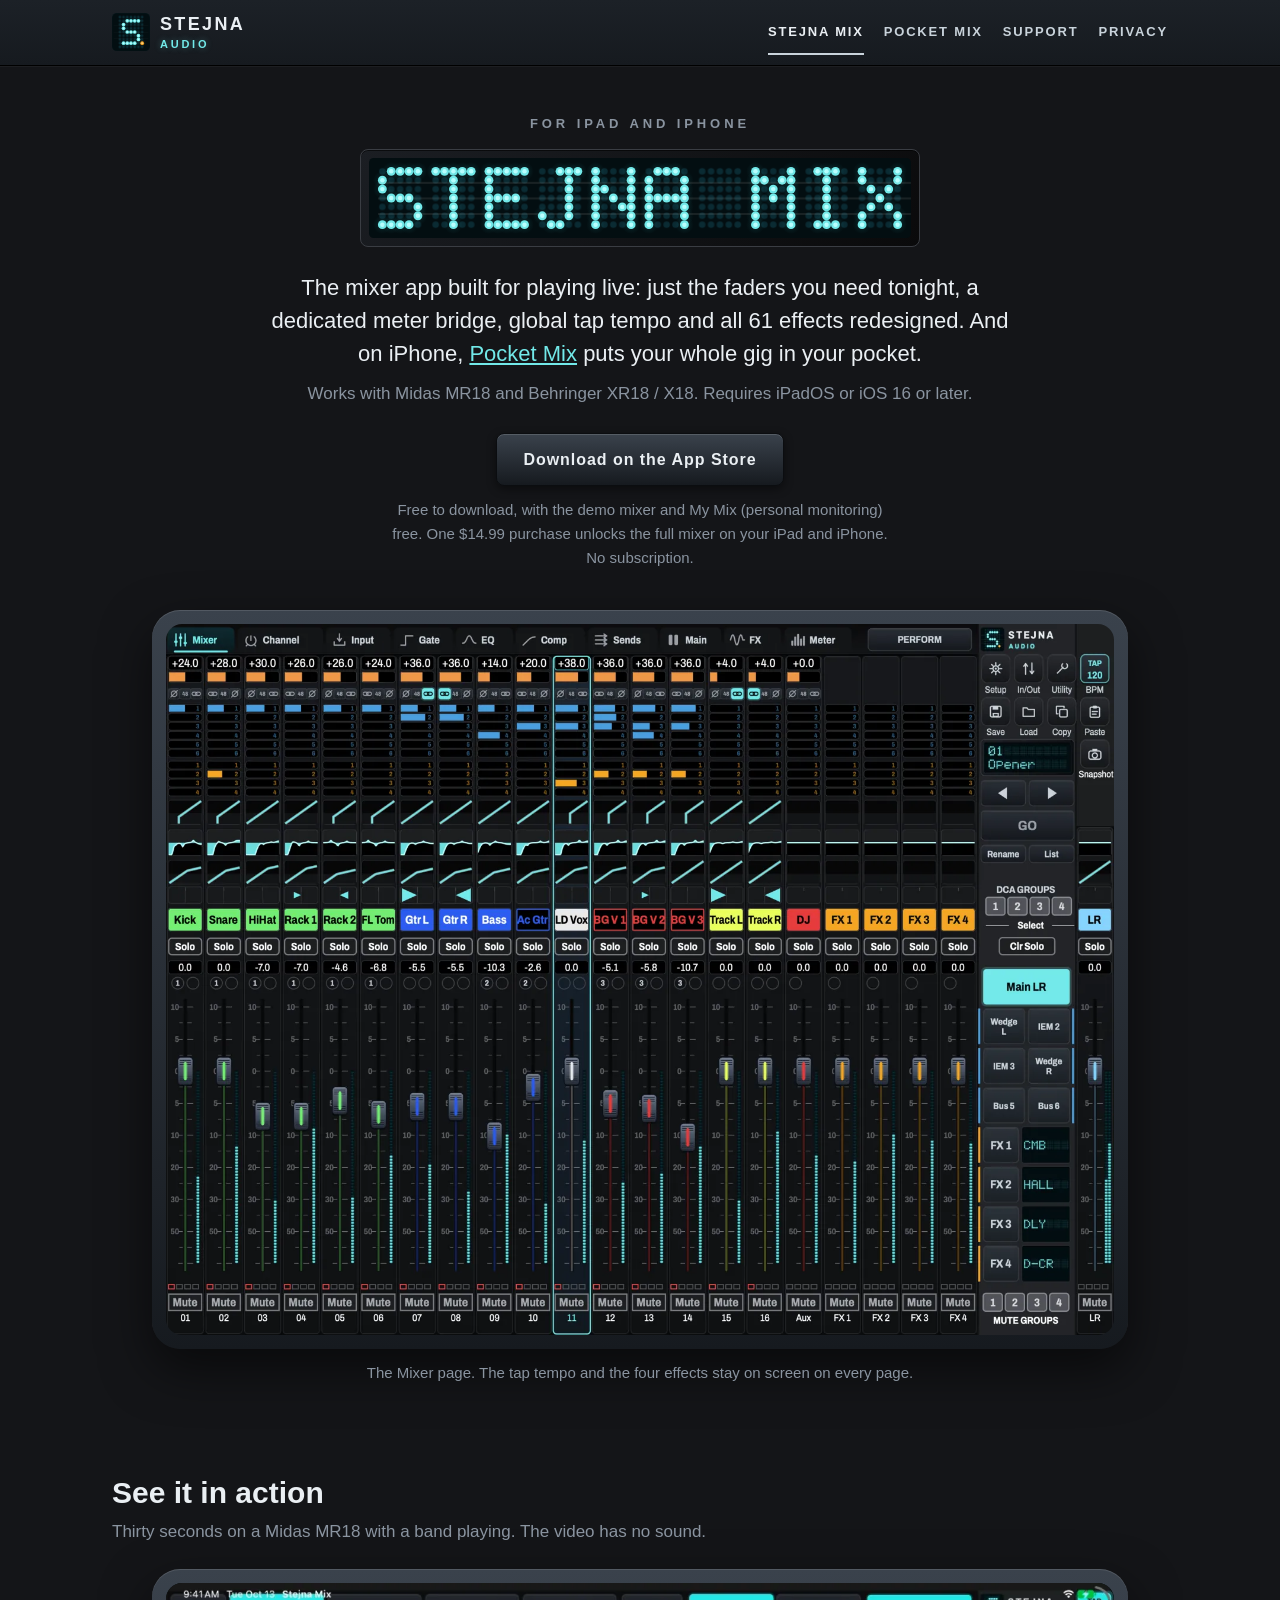
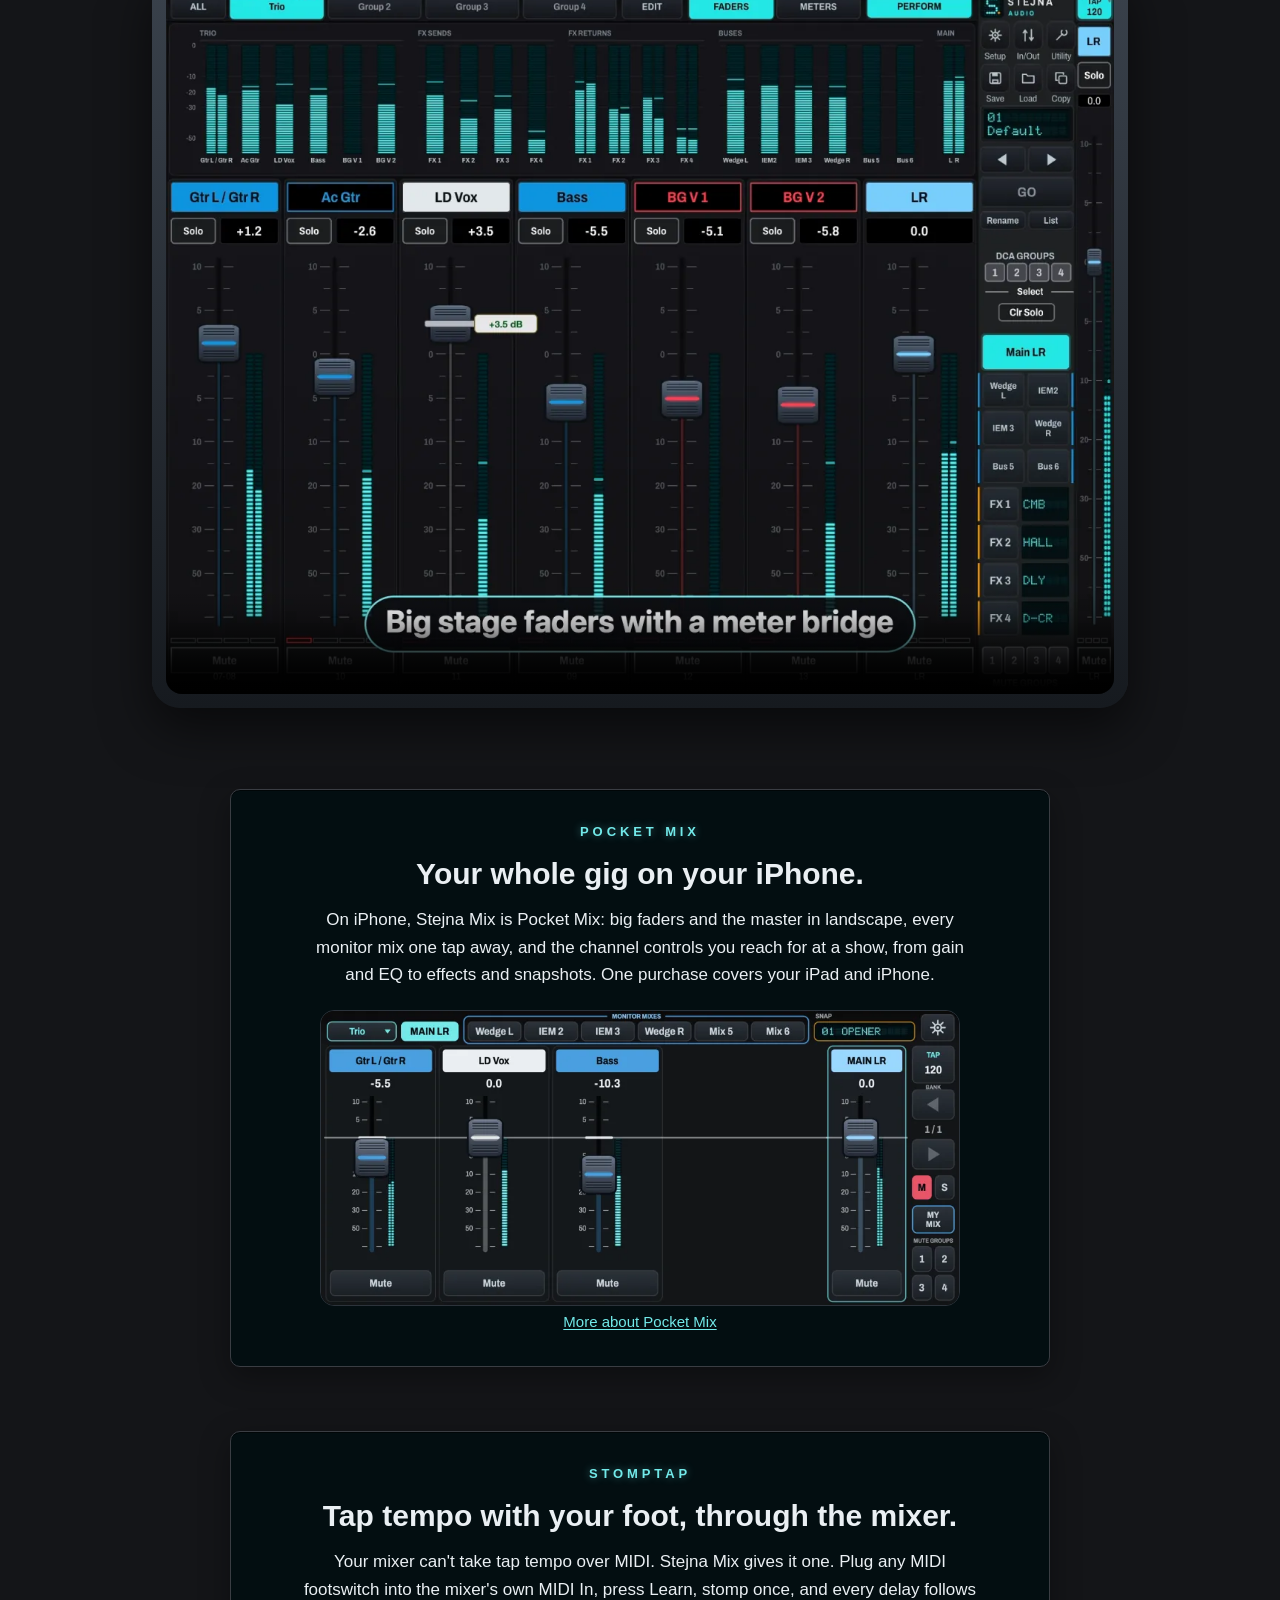
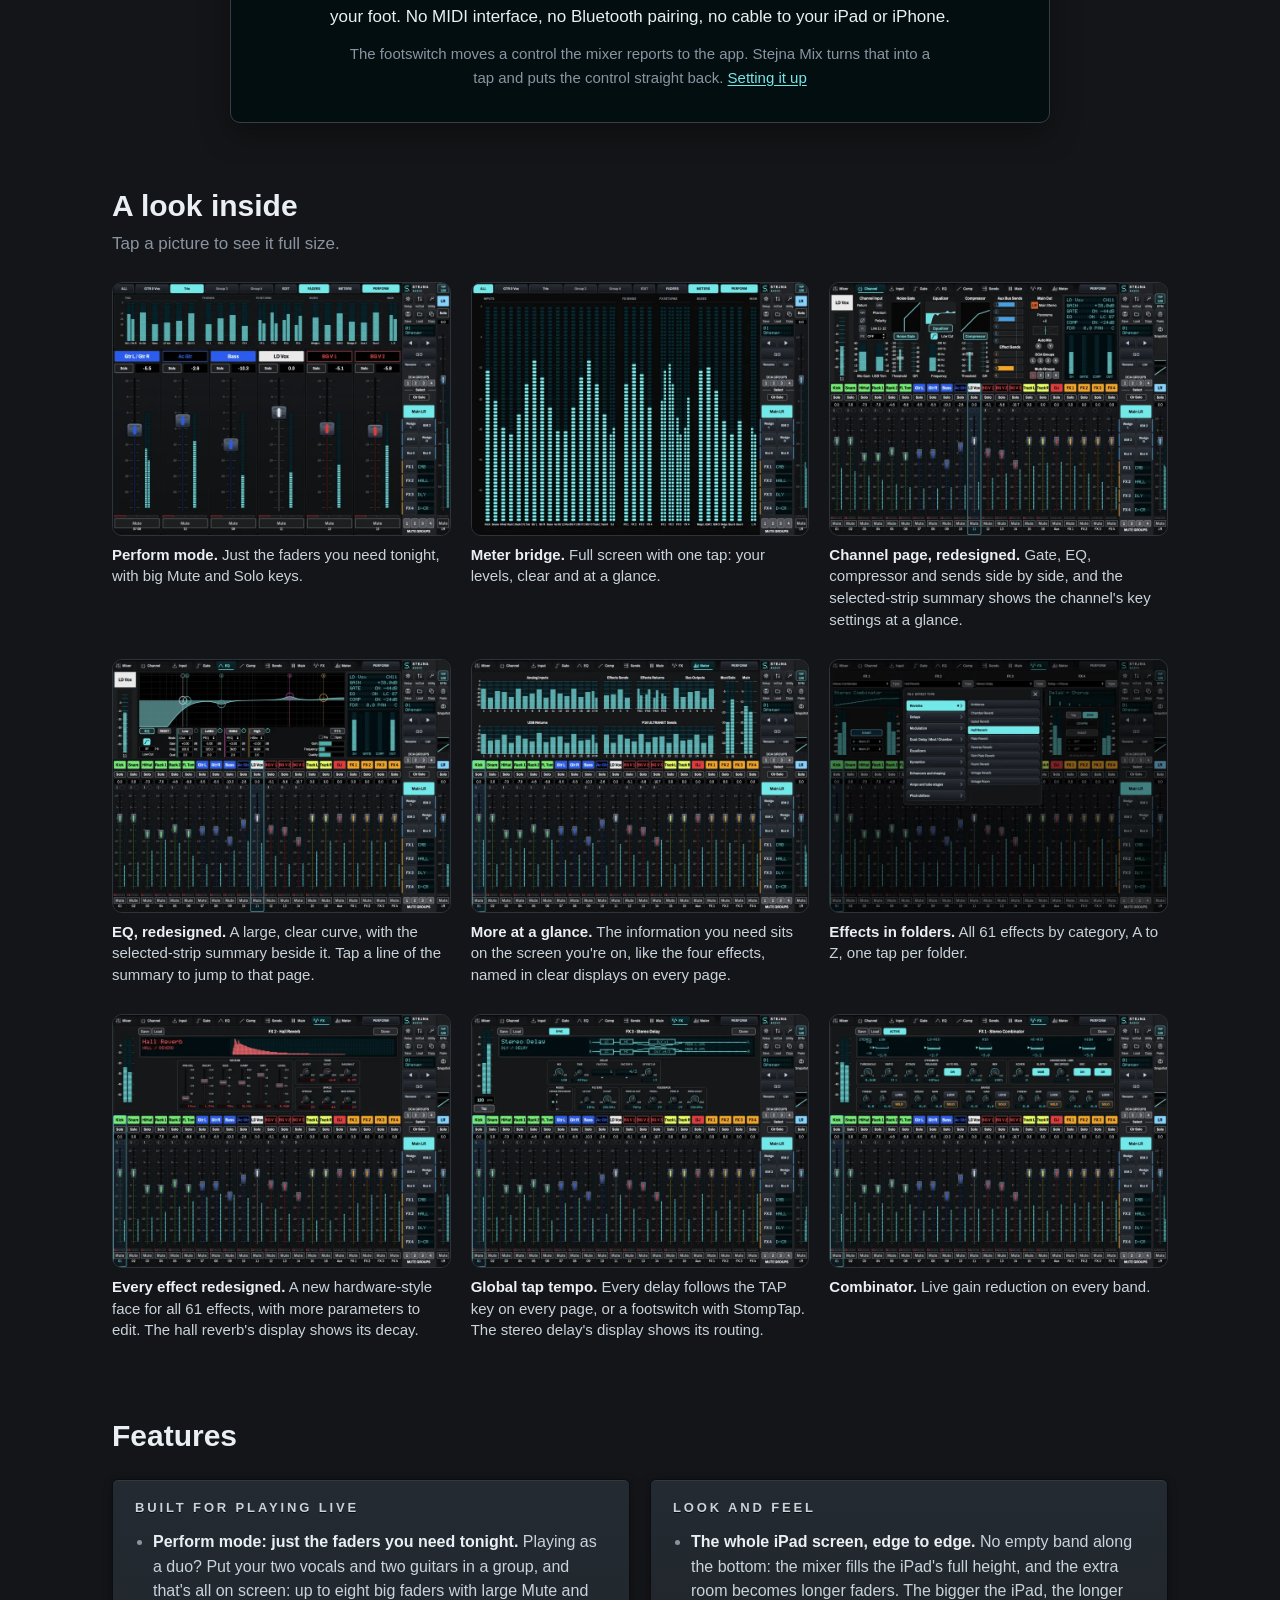
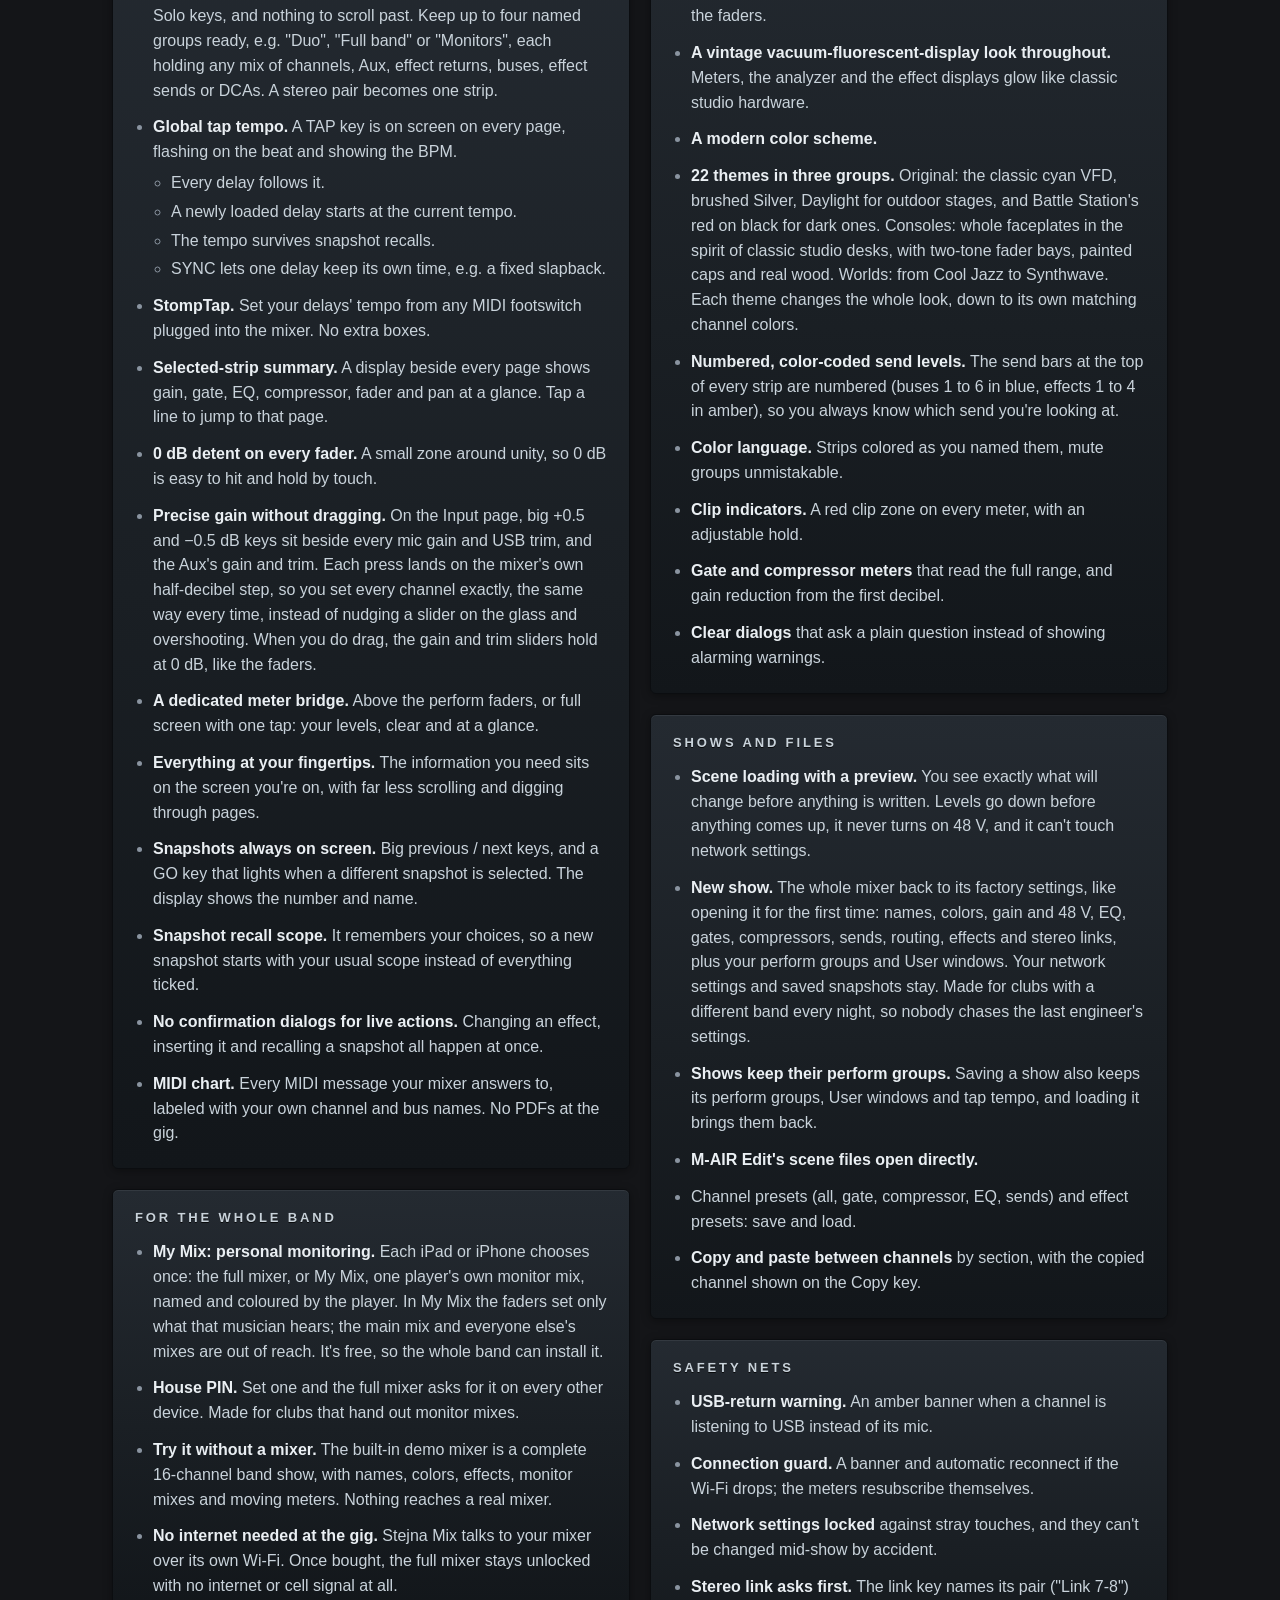
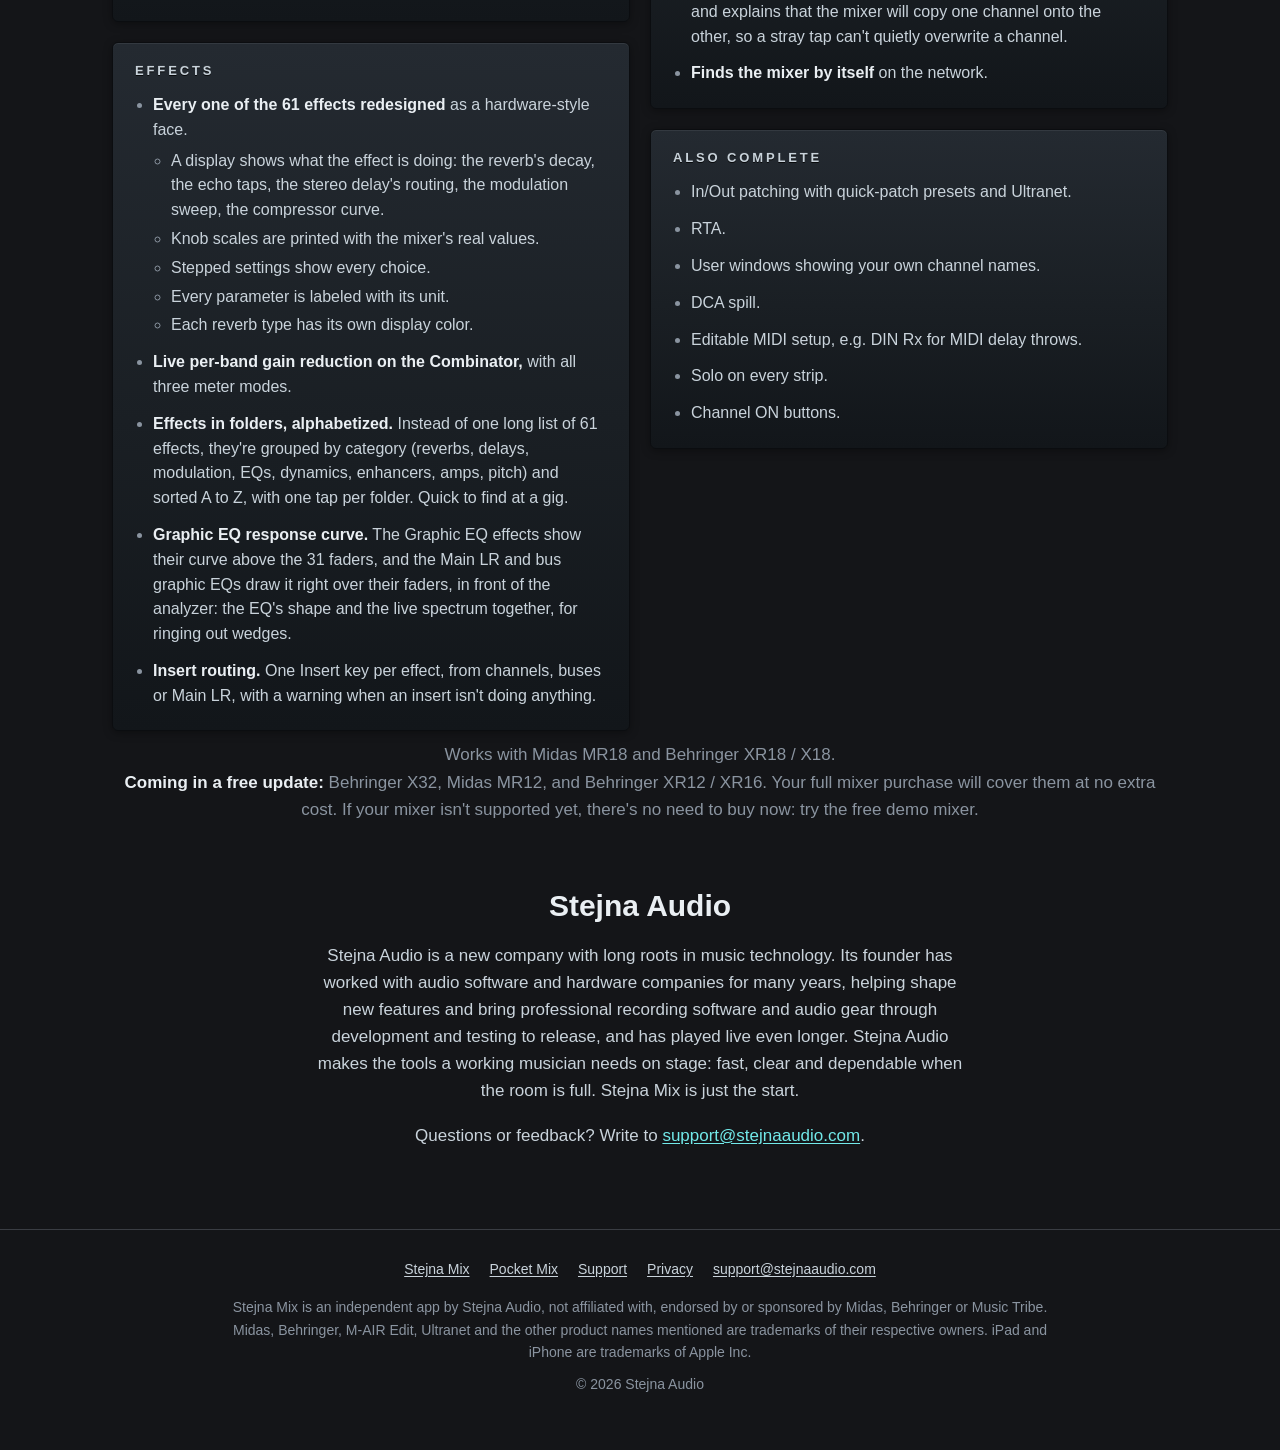
<file: index.html>
<!doctype html>
<html lang="en">
<head>
<meta charset="utf-8">
<meta name="viewport" content="width=device-width, initial-scale=1">
<title>Stejna Mix for iPad and iPhone · Stejna Audio</title>
<meta name="description" content="Stejna Mix is a mixer app for iPad and iPhone, made for playing live: control a Midas MR18 or Behringer XR18 / X18 over Wi-Fi, with just the faders you need tonight, a dedicated meter bridge, global tap tempo, all 61 effects redesigned, and Pocket Mix on iPhone.">
<link rel="canonical" href="https://stejnaaudio.com/">
<meta name="theme-color" content="#141518">
<link rel="icon" href="/img/emblem.svg" type="image/svg+xml">
<link rel="apple-touch-icon" href="/img/apple-touch-icon.png">
<meta property="og:type" content="website">
<meta property="og:site_name" content="Stejna Audio">
<meta property="og:title" content="Stejna Mix for iPad and iPhone">
<meta property="og:description" content="The mixer app built for playing live, on iPad and iPhone. Works with Midas MR18 and Behringer XR18 / X18.">
<meta property="og:url" content="https://stejnaaudio.com/">
<meta property="og:image" content="https://stejnaaudio.com/img/og.jpg">
<meta name="twitter:card" content="summary_large_image">
<link rel="stylesheet" href="/style.css">
<script src="/viewer.js" defer></script>
</head>
<body>
<a class="skip" href="#main">Skip to content</a>
<header class="site-head">
  <div class="wrap">
    <a class="masthead" href="/" aria-label="Stejna Audio home"><img src="/img/emblem.svg" alt="" width="38" height="38"><span><span class="top">STEJNA</span><span class="sub">AUDIO</span></span></a>
    <nav aria-label="Site">
      <ul>
        <li><a href="/" aria-current="page">Stejna Mix</a></li>
        <li><a href="/pocket-mix/">Pocket Mix</a></li>
        <li><a href="/support/">Support</a></li>
        <li><a href="/privacy/">Privacy</a></li>
      </ul>
    </nav>
  </div>
</header>

<main id="main">
  <section class="hero wrap">
    <p class="kicker">For iPad and iPhone</p>
    <h1 class="vfd-well"><img src="/img/vfd-title.svg" alt="Stejna Mix" width="610" height="90"></h1>
    <p class="lede">The mixer app built for playing live: just the faders you need tonight, a dedicated meter bridge, global tap tempo and all 61 effects redesigned. And on iPhone, <a href="/pocket-mix/">Pocket Mix</a> puts your whole gig in your pocket.</p>
    <p class="compat">Works with Midas MR18 and Behringer XR18&nbsp;/&nbsp;X18. Requires iPadOS or iOS&nbsp;16 or later.</p>
    <p class="get"><a class="key" href="https://apps.apple.com/app/id6821115687">Download on the App Store</a></p>
    <p class="price">Free to download, with the demo mixer and My Mix (personal monitoring) free. One $14.99 purchase unlocks the full mixer on your iPad and iPhone. No subscription.</p>
    <figure>
      <div class="device">
        <img src="/img/shots/01_mixer-1600.webp" srcset="/img/shots/01_mixer-800.webp 800w, /img/shots/01_mixer-1600.webp 1600w" sizes="(min-width: 1104px) 1040px, 94vw" width="1600" height="1200" alt="The Stejna Mix mixer page on iPad: sixteen channel strips with faders, sends and meters, and snapshot and tap-tempo controls at the right." fetchpriority="high">
      </div>
      <figcaption>The Mixer page. The tap tempo and the four effects stay on screen on every page.</figcaption>
    </figure>
  </section>

  <section class="section wrap video" aria-labelledby="watch">
    <div class="section-head">
      <h2 id="watch">See it in action</h2>
      <p>Thirty seconds on a Midas MR18 with a band playing. The video has no sound.</p>
    </div>
    <figure>
      <div class="device">
        <video controls muted playsinline preload="none" poster="/video/stejna-mix-ipad-poster.webp" width="1280" height="960" aria-label="Stejna Mix on iPad: the house PIN, the mixer, a channel's detail panel, the effects, building a Perform group with big faders and a meter bridge, and My Mix, a player's own monitor mix.">
          <source src="/video/stejna-mix-ipad.mp4" type="video/mp4">
        </video>
      </div>
    </figure>
  </section>

  <section class="section wrap" aria-labelledby="pocket">
    <div class="spotlight with-shot">
      <p class="kicker">Pocket Mix</p>
      <h2 id="pocket">Your whole gig on your iPhone.</h2>
      <p>On iPhone, Stejna Mix is Pocket Mix: big faders and the master in landscape, every monitor mix one tap away, and the channel controls you reach for at a show, from gain and EQ to effects and snapshots. One purchase covers your iPad and iPhone.</p>
      <img src="/img/phone/01_trio-1800.webp" srcset="/img/phone/01_trio-900.webp 900w, /img/phone/01_trio-1800.webp 1800w" sizes="(min-width: 760px) 640px, 90vw" width="1800" height="829" loading="lazy" alt="Pocket Mix on iPhone: three faders for a trio, the master and the mute groups.">
      <p class="how"><a href="/pocket-mix/">More about Pocket Mix</a></p>
    </div>
  </section>

  <section class="section wrap" aria-labelledby="stomptap">
    <div class="spotlight">
      <p class="kicker">StompTap</p>
      <h2 id="stomptap">Tap tempo with your foot, through the mixer.</h2>
      <p>Your mixer can't take tap tempo over MIDI. Stejna Mix gives it one. Plug any MIDI footswitch into the mixer's own MIDI In, press Learn, stomp once, and every delay follows your foot. No MIDI interface, no Bluetooth pairing, no cable to your iPad or iPhone.</p>
      <p class="how">The footswitch moves a control the mixer reports to the app. Stejna Mix turns that into a tap and puts the control straight back. <a href="/support/#stomptap">Setting it up</a></p>
    </div>
  </section>

  <section class="section wrap" aria-labelledby="look">
    <div class="section-head">
      <h2 id="look">A look inside</h2>
      <p>Tap a picture to see it full size.</p>
    </div>
    <ul class="shots">
      <li><figure><a href="/img/shots/02_perform-1600.webp"><img src="/img/shots/02_perform-800.webp" width="800" height="600" loading="lazy" alt="Perform mode: six big faders for a trio, with large Mute and Solo keys."></a>
        <figcaption><strong>Perform mode.</strong> Just the faders you need tonight, with big Mute and Solo keys.</figcaption></figure></li>
      <li><figure><a href="/img/shots/03_perform_meters-1600.webp"><img src="/img/shots/03_perform_meters-800.webp" width="800" height="600" loading="lazy" alt="The meter bridge full screen: every input, effect, bus and main level."></a>
        <figcaption><strong>Meter bridge.</strong> Full screen with one tap: your levels, clear and at a glance.</figcaption></figure></li>
      <li><figure><a href="/img/shots/08_channel-1600.webp"><img src="/img/shots/08_channel-800.webp" width="800" height="600" loading="lazy" alt="The channel page: input, gate, EQ, compressor and sends for one channel."></a>
        <figcaption><strong>Channel page, redesigned.</strong> Gate, EQ, compressor and sends side by side, and the selected-strip summary shows the channel's key settings at a glance.</figcaption></figure></li>
      <li><figure><a href="/img/shots/09_eq-1600.webp"><img src="/img/shots/09_eq-800.webp" width="800" height="600" loading="lazy" alt="The EQ page: a four-band EQ curve with a low cut, and the selected-strip summary display."></a>
        <figcaption><strong>EQ, redesigned.</strong> A large, clear curve, with the selected-strip summary beside it. Tap a line of the summary to jump to that page.</figcaption></figure></li>
      <li><figure><a href="/img/shots/10_meters-1600.webp"><img src="/img/shots/10_meters-800.webp" width="800" height="600" loading="lazy" alt="The meters page, with every level at once, and the four effects named in clear displays at the right."></a>
        <figcaption><strong>More at a glance.</strong> The information you need sits on the screen you're on, like the four effects, named in clear displays on every page.</figcaption></figure></li>
      <li><figure><a href="/img/shots/07_effect_browser-1600.webp"><img src="/img/shots/07_effect_browser-800.webp" width="800" height="600" loading="lazy" alt="The effect browser: folders for reverbs, delays, modulation, EQs, dynamics, enhancers, amps and pitch."></a>
        <figcaption><strong>Effects in folders.</strong> All 61 effects by category, A to Z, one tap per folder.</figcaption></figure></li>
      <li><figure><a href="/img/shots/04_hall_reverb-1600.webp"><img src="/img/shots/04_hall_reverb-800.webp" width="800" height="600" loading="lazy" alt="The Hall Reverb effect face, with a display drawing the reverb's decay."></a>
        <figcaption><strong>Every effect redesigned.</strong> A new hardware-style face for all 61 effects, with more parameters to edit. The hall reverb's display shows its decay.</figcaption></figure></li>
      <li><figure><a href="/img/shots/05_delay-1600.webp"><img src="/img/shots/05_delay-800.webp" width="800" height="600" loading="lazy" alt="The Stereo Delay effect face, with a display showing the delay's routing."></a>
        <figcaption><strong>Global tap tempo.</strong> Every delay follows the TAP key on every page, or a footswitch with StompTap. The stereo delay's display shows its routing.</figcaption></figure></li>
      <li><figure><a href="/img/shots/06_combinator-1600.webp"><img src="/img/shots/06_combinator-800.webp" width="800" height="600" loading="lazy" alt="The Stereo Combinator effect face, with five bands and gain-reduction meters."></a>
        <figcaption><strong>Combinator.</strong> Live gain reduction on every band.</figcaption></figure></li>
    </ul>
  </section>

  <section class="section wrap" aria-labelledby="features">
    <h2 id="features">Features</h2>
    <div class="features">
      <article class="card">
        <h3>Built for playing live</h3>
        <ul>
          <li><strong>Perform mode: just the faders you need tonight.</strong> Playing as a duo? Put your two vocals and two guitars in a group, and that's all on screen: up to eight big faders with large Mute and Solo keys, and nothing to scroll past. Keep up to four named groups ready, e.g. "Duo", "Full band" or "Monitors", each holding any mix of channels, Aux, effect returns, buses, effect sends or DCAs. A stereo pair becomes one strip.</li>
          <li><strong>Global tap tempo.</strong> A TAP key is on screen on every page, flashing on the beat and showing the BPM.
            <ul>
              <li>Every delay follows it.</li>
              <li>A newly loaded delay starts at the current tempo.</li>
              <li>The tempo survives snapshot recalls.</li>
              <li>SYNC lets one delay keep its own time, e.g. a fixed slapback.</li>
            </ul>
          </li>
          <li><strong>StompTap.</strong> Set your delays' tempo from any MIDI footswitch plugged into the mixer. No extra boxes.</li>
          <li><strong>Selected-strip summary.</strong> A display beside every page shows gain, gate, EQ, compressor, fader and pan at a glance. Tap a line to jump to that page.</li>
          <li><strong>0 dB detent on every fader.</strong> A small zone around unity, so 0 dB is easy to hit and hold by touch.</li>
          <li><strong>Precise gain without dragging.</strong> On the Input page, big +0.5 and &minus;0.5&nbsp;dB keys sit beside every mic gain and USB trim, and the Aux's gain and trim. Each press lands on the mixer's own half-decibel step, so you set every channel exactly, the same way every time, instead of nudging a slider on the glass and overshooting. When you do drag, the gain and trim sliders hold at 0&nbsp;dB, like the faders.</li>
          <li><strong>A dedicated meter bridge.</strong> Above the perform faders, or full screen with one tap: your levels, clear and at a glance.</li>
          <li><strong>Everything at your fingertips.</strong> The information you need sits on the screen you're on, with far less scrolling and digging through pages.</li>
          <li><strong>Snapshots always on screen.</strong> Big previous / next keys, and a GO key that lights when a different snapshot is selected. The display shows the number and name.</li>
          <li><strong>Snapshot recall scope.</strong> It remembers your choices, so a new snapshot starts with your usual scope instead of everything ticked.</li>
          <li><strong>No confirmation dialogs for live actions.</strong> Changing an effect, inserting it and recalling a snapshot all happen at once.</li>
          <li><strong>MIDI chart.</strong> Every MIDI message your mixer answers to, labeled with your own channel and bus names. No PDFs at the gig.</li>
        </ul>
      </article>

      <article class="card">
        <h3>For the whole band</h3>
        <ul>
          <li><strong>My Mix: personal monitoring.</strong> Each iPad or iPhone chooses once: the full mixer, or My Mix, one player's own monitor mix, named and coloured by the player. In My Mix the faders set only what that musician hears; the main mix and everyone else's mixes are out of reach. It's free, so the whole band can install it.</li>
          <li><strong>House PIN.</strong> Set one and the full mixer asks for it on every other device. Made for clubs that hand out monitor mixes.</li>
          <li><strong>Try it without a mixer.</strong> The built-in demo mixer is a complete 16-channel band show, with names, colors, effects, monitor mixes and moving meters. Nothing reaches a real mixer.</li>
          <li><strong>No internet needed at the gig.</strong> Stejna Mix talks to your mixer over its own Wi-Fi. Once bought, the full mixer stays unlocked with no internet or cell signal at all.</li>
        </ul>
      </article>

      <article class="card">
        <h3>Effects</h3>
        <ul>
          <li><strong>Every one of the 61 effects redesigned</strong> as a hardware-style face.
            <ul>
              <li>A display shows what the effect is doing: the reverb's decay, the echo taps, the stereo delay's routing, the modulation sweep, the compressor curve.</li>
              <li>Knob scales are printed with the mixer's real values.</li>
              <li>Stepped settings show every choice.</li>
              <li>Every parameter is labeled with its unit.</li>
              <li>Each reverb type has its own display color.</li>
            </ul>
          </li>
          <li><strong>Live per-band gain reduction on the Combinator,</strong> with all three meter modes.</li>
          <li><strong>Effects in folders, alphabetized.</strong> Instead of one long list of 61 effects, they're grouped by category (reverbs, delays, modulation, EQs, dynamics, enhancers, amps, pitch) and sorted A to Z, with one tap per folder. Quick to find at a gig.</li>
          <li><strong>Graphic EQ response curve.</strong> The Graphic EQ effects show their curve above the 31 faders, and the Main LR and bus graphic EQs draw it right over their faders, in front of the analyzer: the EQ's shape and the live spectrum together, for ringing out wedges.</li>
          <li><strong>Insert routing.</strong> One Insert key per effect, from channels, buses or Main LR, with a warning when an insert isn't doing anything.</li>
        </ul>
      </article>

      <article class="card">
        <h3>Look and feel</h3>
        <ul>
          <li><strong>The whole iPad screen, edge to edge.</strong> No empty band along the bottom: the mixer fills the iPad's full height, and the extra room becomes longer faders. The bigger the iPad, the longer the faders.</li>
          <li><strong>A vintage vacuum-fluorescent-display look throughout.</strong> Meters, the analyzer and the effect displays glow like classic studio hardware.</li>
          <li><strong>A modern color scheme.</strong></li>
          <li><strong>22 themes in three groups.</strong> Original: the classic cyan VFD, brushed Silver, Daylight for outdoor stages, and Battle Station's red on black for dark ones. Consoles: whole faceplates in the spirit of classic studio desks, with two-tone fader bays, painted caps and real wood. Worlds: from Cool Jazz to Synthwave. Each theme changes the whole look, down to its own matching channel colors.</li>
          <li><strong>Numbered, color-coded send levels.</strong> The send bars at the top of every strip are numbered (buses 1 to 6 in blue, effects 1 to 4 in amber), so you always know which send you're looking at.</li>
          <li><strong>Color language.</strong> Strips colored as you named them, mute groups unmistakable.</li>
          <li><strong>Clip indicators.</strong> A red clip zone on every meter, with an adjustable hold.</li>
          <li><strong>Gate and compressor meters</strong> that read the full range, and gain reduction from the first decibel.</li>
          <li><strong>Clear dialogs</strong> that ask a plain question instead of showing alarming warnings.</li>
        </ul>
      </article>

      <article class="card">
        <h3>Shows and files</h3>
        <ul>
          <li><strong>Scene loading with a preview.</strong> You see exactly what will change before anything is written. Levels go down before anything comes up, it never turns on 48 V, and it can't touch network settings.</li>
          <li><strong>New show.</strong> The whole mixer back to its factory settings, like opening it for the first time: names, colors, gain and 48&nbsp;V, EQ, gates, compressors, sends, routing, effects and stereo links, plus your perform groups and User windows. Your network settings and saved snapshots stay. Made for clubs with a different band every night, so nobody chases the last engineer's settings.</li>
          <li><strong>Shows keep their perform groups.</strong> Saving a show also keeps its perform groups, User windows and tap tempo, and loading it brings them back.</li>
          <li><strong>M-AIR Edit's scene files open directly.</strong></li>
          <li>Channel presets (all, gate, compressor, EQ, sends) and effect presets: save and load.</li>
          <li><strong>Copy and paste between channels</strong> by section, with the copied channel shown on the Copy key.</li>
        </ul>
      </article>

      <article class="card">
        <h3>Safety nets</h3>
        <ul>
          <li><strong>USB-return warning.</strong> An amber banner when a channel is listening to USB instead of its mic.</li>
          <li><strong>Connection guard.</strong> A banner and automatic reconnect if the Wi-Fi drops; the meters resubscribe themselves.</li>
          <li><strong>Network settings locked</strong> against stray touches, and they can't be changed mid-show by accident.</li>
          <li><strong>Stereo link asks first.</strong> The link key names its pair ("Link 7-8") and explains that the mixer will copy one channel onto the other, so a stray tap can't quietly overwrite a channel.</li>
          <li><strong>Finds the mixer by itself</strong> on the network.</li>
        </ul>
      </article>

      <article class="card">
        <h3>Also complete</h3>
        <ul>
          <li>In/Out patching with quick-patch presets and Ultranet.</li>
          <li>RTA.</li>
          <li>User windows showing your own channel names.</li>
          <li>DCA spill.</li>
          <li>Editable MIDI setup, e.g. DIN Rx for MIDI delay throws.</li>
          <li>Solo on every strip.</li>
          <li>Channel ON buttons.</li>
        </ul>
      </article>
    </div>
    <p class="compat">Works with Midas MR18 and Behringer XR18&nbsp;/&nbsp;X18.<br><strong>Coming in a free update:</strong> Behringer X32, Midas MR12, and Behringer XR12&nbsp;/&nbsp;XR16. Your full mixer purchase will cover them at no extra cost. If your mixer isn't supported yet, there's no need to buy now: try the free demo mixer.</p>
  </section>

  <section class="section wrap about" aria-labelledby="about">
    <h2 id="about">Stejna Audio</h2>
    <p>Stejna Audio is a new company with long roots in music technology. Its founder has worked with audio software and hardware companies for many years, helping shape new features and bring professional recording software and audio gear through development and testing to release, and has played live even longer. Stejna Audio makes the tools a working musician needs on stage: fast, clear and dependable when the room is full. Stejna Mix is just the start.</p>
    <p>Questions or feedback? Write to <a href="mailto:support@stejnaaudio.com">support@stejnaaudio.com</a>.</p>
  </section>
</main>

<footer class="site-foot">
  <div class="wrap">
    <ul>
      <li><a href="/">Stejna Mix</a></li>
      <li><a href="/pocket-mix/">Pocket Mix</a></li>
      <li><a href="/support/">Support</a></li>
      <li><a href="/privacy/">Privacy</a></li>
      <li><a href="mailto:support@stejnaaudio.com">support@stejnaaudio.com</a></li>
    </ul>
    <p>Stejna Mix is an independent app by Stejna Audio, not affiliated with, endorsed by or sponsored by Midas, Behringer or Music Tribe. Midas, Behringer, M-AIR Edit, Ultranet and the other product names mentioned are trademarks of their respective owners. iPad and iPhone are trademarks of Apple Inc.</p>
    <p>© 2026 Stejna Audio</p>
  </div>
</footer>
</body>
</html>
</file>
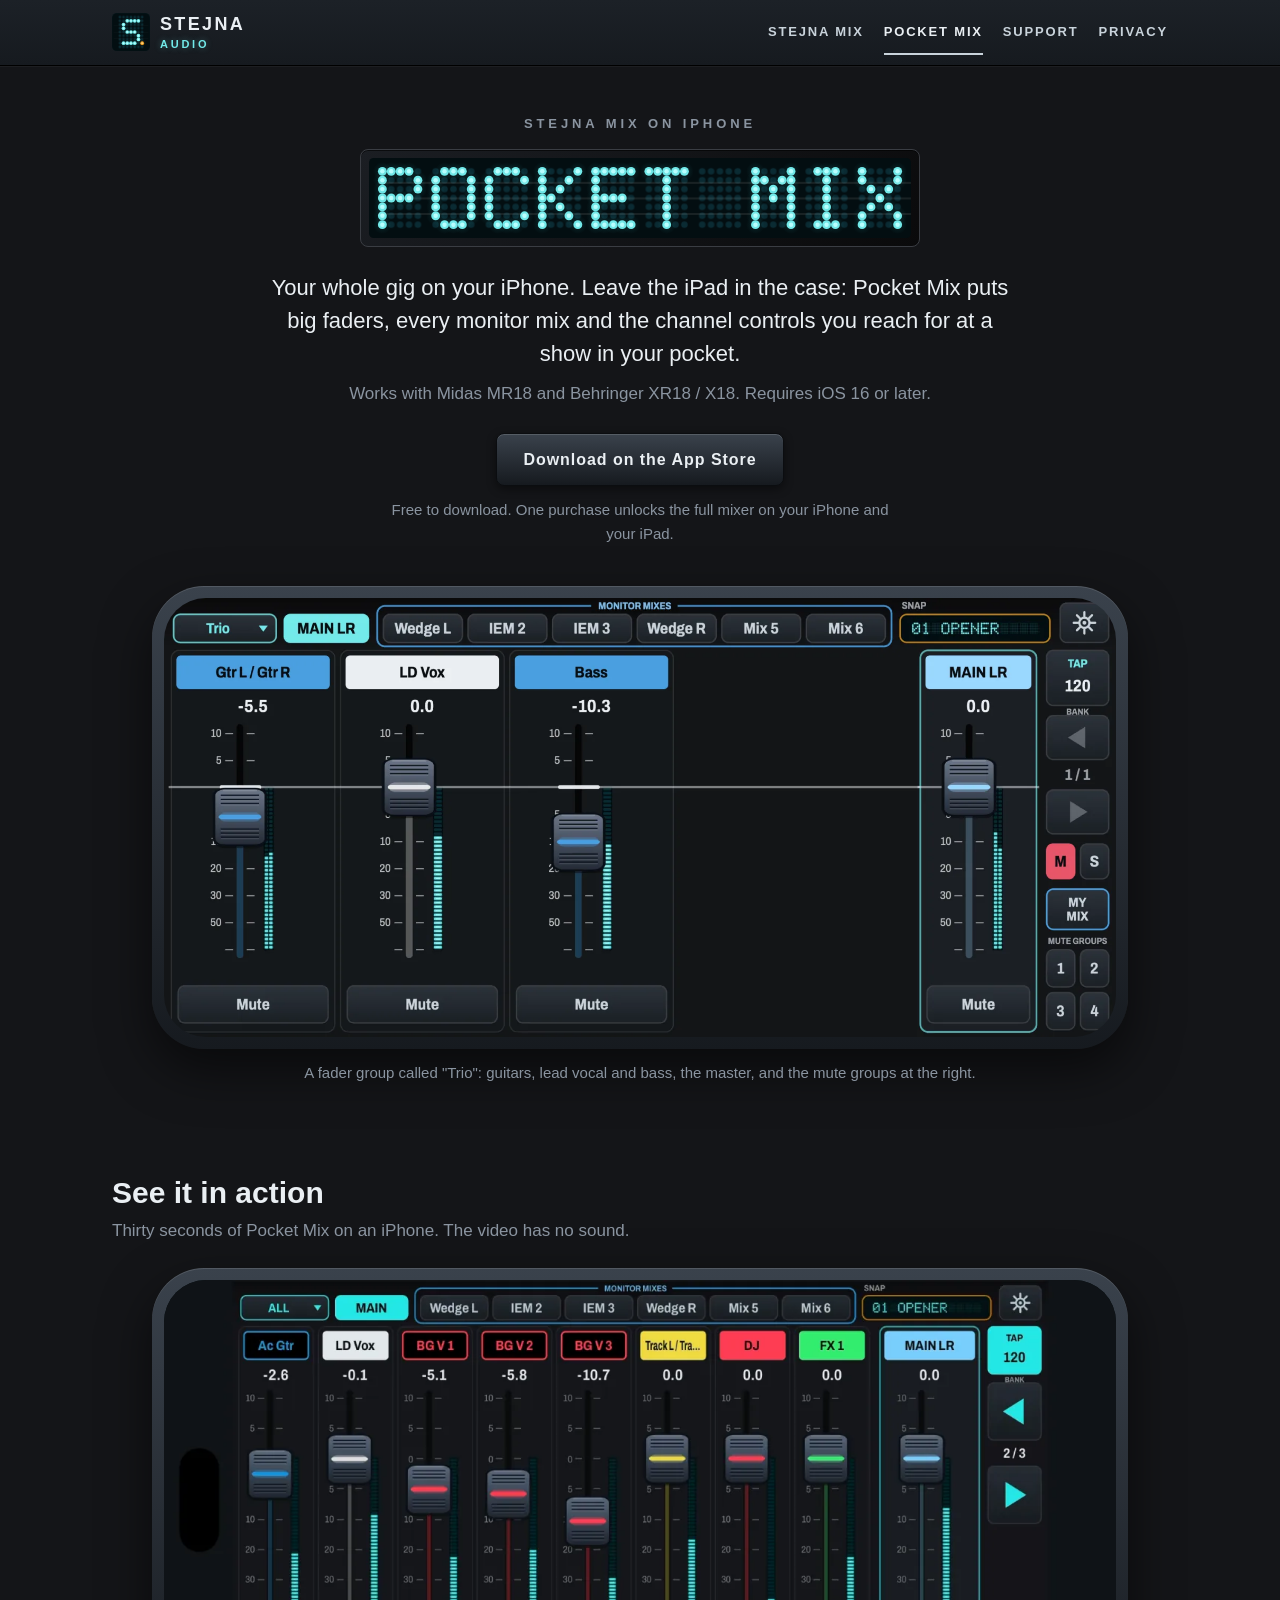
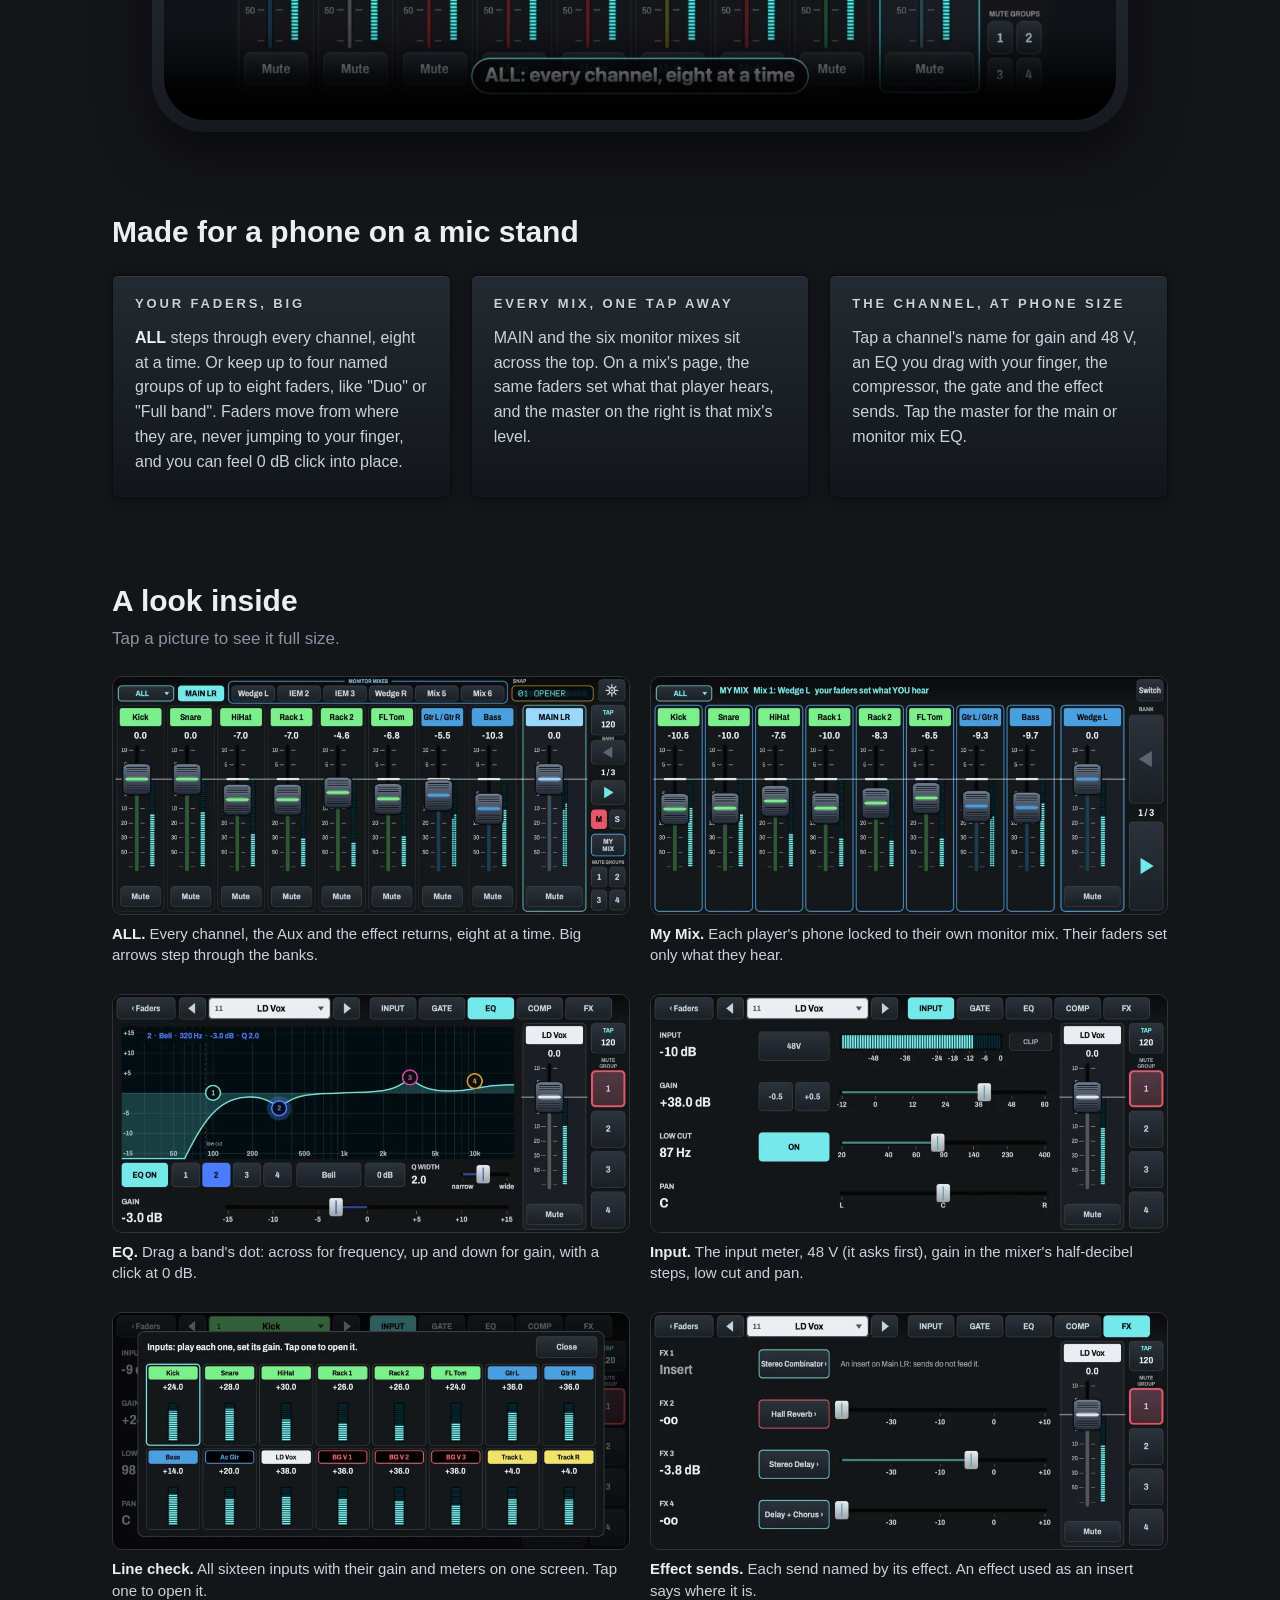
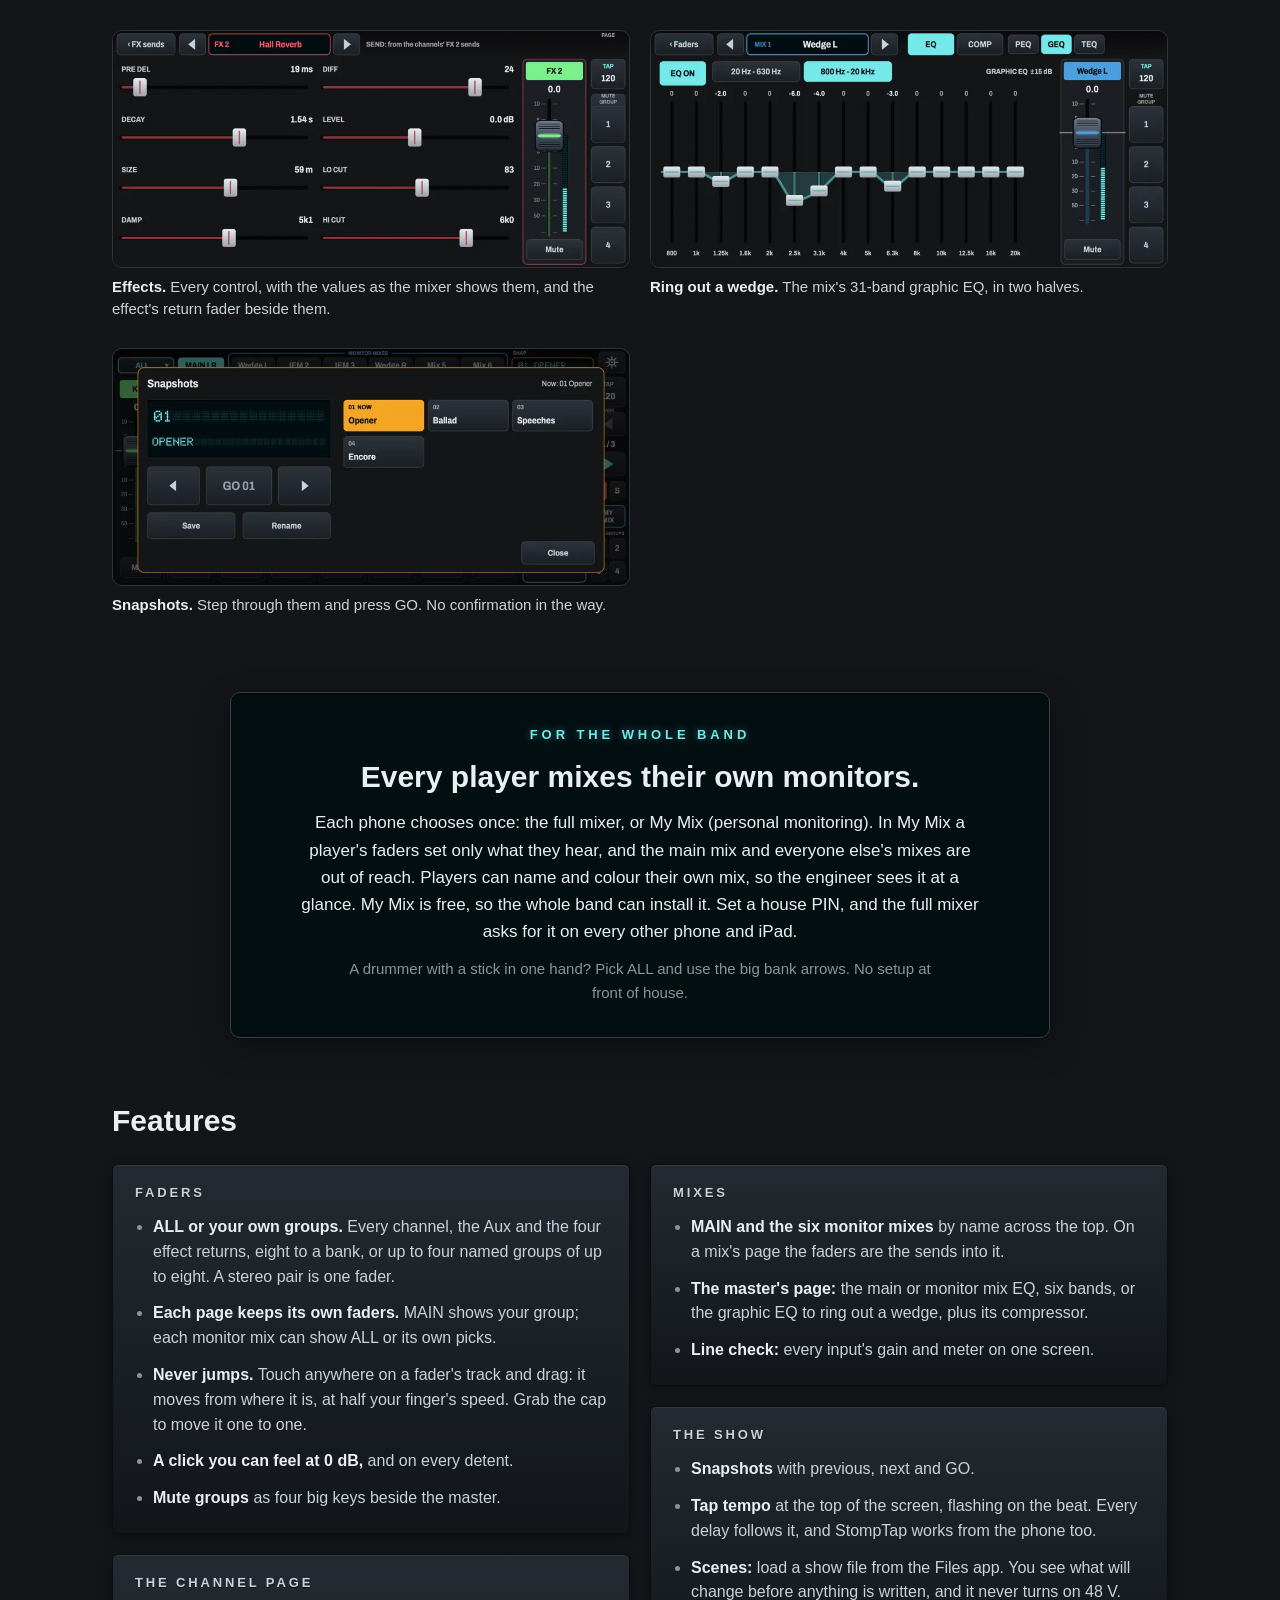
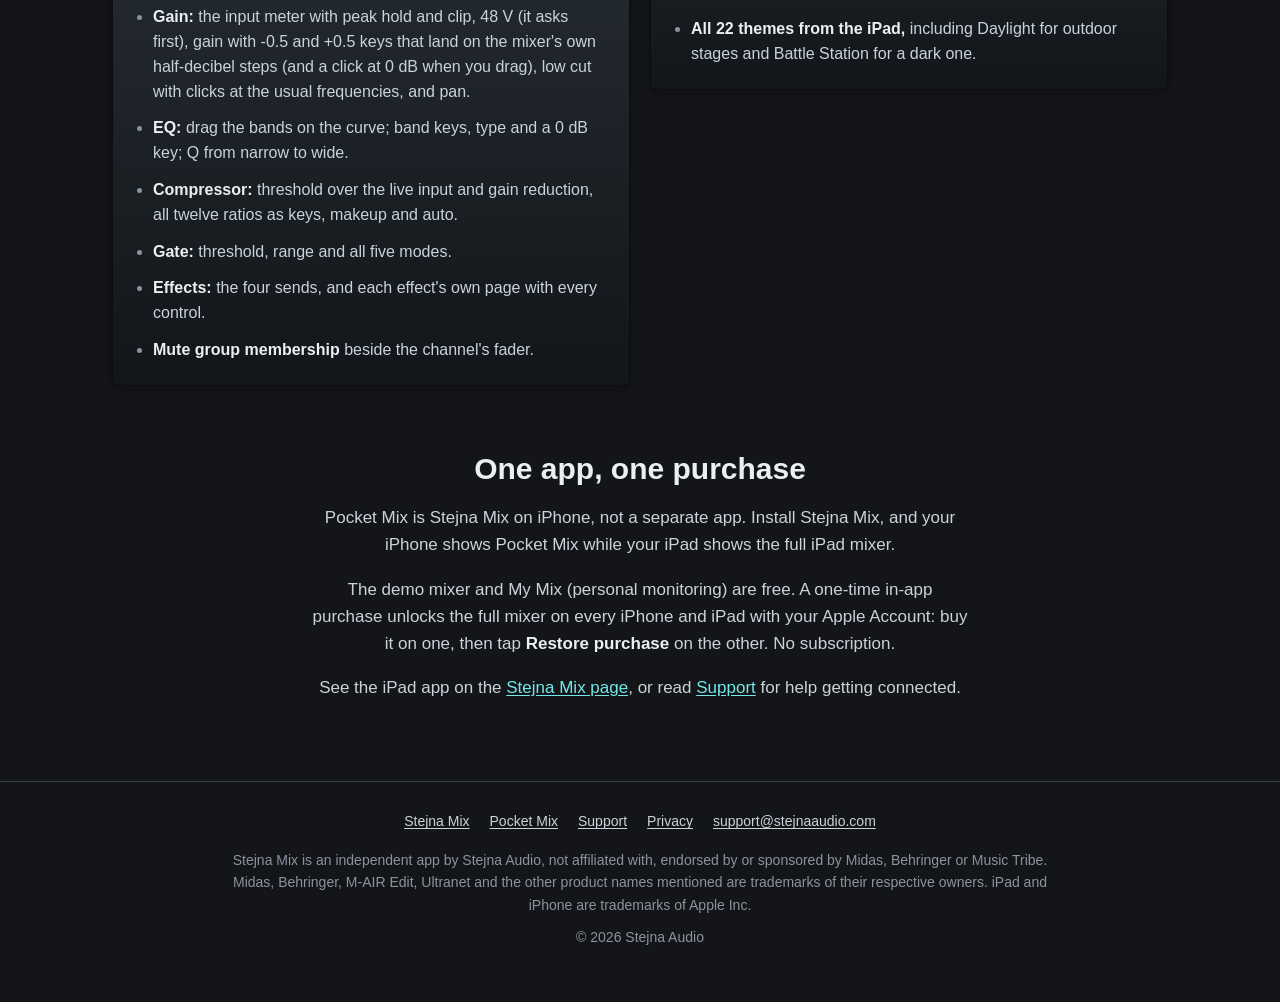
<file: pocket-mix/index.html>
<!doctype html>
<html lang="en">
<head>
<meta charset="utf-8">
<meta name="viewport" content="width=device-width, initial-scale=1">
<title>Pocket Mix: Stejna Mix on iPhone · Stejna Audio</title>
<meta name="description" content="Pocket Mix is Stejna Mix on iPhone: mix your whole gig from your phone, with big faders, every monitor mix, gain, EQ, compressor, gate, effects and snapshots. For Midas MR18 and Behringer XR18 / X18.">
<link rel="canonical" href="https://stejnaaudio.com/pocket-mix/">
<meta name="theme-color" content="#141518">
<link rel="icon" href="/img/emblem.svg" type="image/svg+xml">
<link rel="apple-touch-icon" href="/img/apple-touch-icon.png">
<meta property="og:type" content="website">
<meta property="og:site_name" content="Stejna Audio">
<meta property="og:title" content="Pocket Mix: Stejna Mix on iPhone">
<meta property="og:description" content="Your whole gig on your iPhone. For Midas MR18 and Behringer XR18 / X18.">
<meta property="og:url" content="https://stejnaaudio.com/pocket-mix/">
<meta property="og:image" content="https://stejnaaudio.com/img/phone/01_trio-1800.webp">
<meta name="twitter:card" content="summary_large_image">
<link rel="stylesheet" href="/style.css">
<script src="/viewer.js" defer></script>
</head>
<body>
<a class="skip" href="#main">Skip to content</a>
<header class="site-head">
  <div class="wrap">
    <a class="masthead" href="/" aria-label="Stejna Audio home"><img src="/img/emblem.svg" alt="" width="38" height="38"><span><span class="top">STEJNA</span><span class="sub">AUDIO</span></span></a>
    <nav aria-label="Site">
      <ul>
        <li><a href="/">Stejna Mix</a></li>
        <li><a href="/pocket-mix/" aria-current="page">Pocket Mix</a></li>
        <li><a href="/support/">Support</a></li>
        <li><a href="/privacy/">Privacy</a></li>
      </ul>
    </nav>
  </div>
</header>

<main id="main">
  <section class="hero wrap">
    <p class="kicker">Stejna Mix on iPhone</p>
    <h1 class="vfd-well"><img src="/img/vfd-pocket-mix.svg" alt="Pocket Mix" width="610" height="90"></h1>
    <p class="lede">Your whole gig on your iPhone. Leave the iPad in the case: Pocket Mix puts big faders, every monitor mix and the channel controls you reach for at a show in your pocket.</p>
    <p class="compat">Works with Midas MR18 and Behringer XR18&nbsp;/&nbsp;X18. Requires iOS&nbsp;16 or later.</p>
    <p class="get"><a class="key" href="https://apps.apple.com/app/id6821115687">Download on the App Store</a></p>
    <p class="price">Free to download. One purchase unlocks the full mixer on your iPhone and your iPad.</p>
    <figure>
      <div class="device phone">
        <img src="/img/phone/01_trio-1800.webp" srcset="/img/phone/01_trio-900.webp 900w, /img/phone/01_trio-1800.webp 1800w" sizes="(min-width: 1104px) 1040px, 94vw" width="1800" height="829" alt="Pocket Mix on iPhone: a fader group named Trio with three faders (guitars, lead vocal, bass), the main fader, mute group keys and a snapshot display." fetchpriority="high">
      </div>
      <figcaption>A fader group called "Trio": guitars, lead vocal and bass, the master, and the mute groups at the right.</figcaption>
    </figure>
  </section>

  <section class="section wrap video" aria-labelledby="watch">
    <div class="section-head">
      <h2 id="watch">See it in action</h2>
      <p>Thirty seconds of Pocket Mix on an iPhone. The video has no sound.</p>
    </div>
    <figure>
      <div class="device phone">
        <video controls muted playsinline preload="none" poster="/video/pocket-mix-iphone-poster.webp" width="1280" height="590" aria-label="Pocket Mix on iPhone: a fader group, ALL channels eight at a time, a monitor mix's sends, a vocal's EQ and effect sends, snapshots with GO, and My Mix, a player's own monitor mix.">
          <source src="/video/pocket-mix-iphone.mp4" type="video/mp4">
        </video>
      </div>
    </figure>
  </section>

  <section class="section wrap" aria-labelledby="why">
    <h2 id="why">Made for a phone on a mic stand</h2>
    <div class="trio">
      <div class="card">
        <h3>Your faders, big</h3>
        <p><strong>ALL</strong> steps through every channel, eight at a time. Or keep up to four named groups of up to eight faders, like "Duo" or "Full band". Faders move from where they are, never jumping to your finger, and you can feel 0&nbsp;dB click into place.</p>
      </div>
      <div class="card">
        <h3>Every mix, one tap away</h3>
        <p>MAIN and the six monitor mixes sit across the top. On a mix's page, the same faders set what that player hears, and the master on the right is that mix's level.</p>
      </div>
      <div class="card">
        <h3>The channel, at phone size</h3>
        <p>Tap a channel's name for gain and 48&nbsp;V, an EQ you drag with your finger, the compressor, the gate and the effect sends. Tap the master for the main or monitor mix EQ.</p>
      </div>
    </div>
  </section>

  <section class="section wrap" aria-labelledby="look">
    <div class="section-head">
      <h2 id="look">A look inside</h2>
      <p>Tap a picture to see it full size.</p>
    </div>
    <ul class="shots phone-shots">
      <li><figure><a href="/img/phone/02_all-1800.webp"><img src="/img/phone/02_all-900.webp" width="900" height="415" loading="lazy" alt="ALL: eight channel faders with colored name tiles, the main fader and bank arrows."></a>
        <figcaption><strong>ALL.</strong> Every channel, the Aux and the effect returns, eight at a time. Big arrows step through the banks.</figcaption></figure></li>
      <li><figure><a href="/img/phone/03_monitor-1800.webp"><img src="/img/phone/03_monitor-900.webp" width="900" height="415" loading="lazy" alt="My Mix, locked to one monitor mix: eight faders that set what the player hears, and that mix's master."></a>
        <figcaption><strong>My Mix.</strong> Each player's phone locked to their own monitor mix. Their faders set only what they hear.</figcaption></figure></li>
      <li><figure><a href="/img/phone/04_eq-1800.webp"><img src="/img/phone/04_eq-900.webp" width="900" height="415" loading="lazy" alt="A vocal channel's EQ: the curve with a low cut and four numbered bands to drag."></a>
        <figcaption><strong>EQ.</strong> Drag a band's dot: across for frequency, up and down for gain, with a click at 0&nbsp;dB.</figcaption></figure></li>
      <li><figure><a href="/img/phone/05_gain-1800.webp"><img src="/img/phone/05_gain-900.webp" width="900" height="415" loading="lazy" alt="The input page: 48 V, the input meter with a clip light, gain with -0.5 and +0.5 keys, low cut and pan."></a>
        <figcaption><strong>Input.</strong> The input meter, 48&nbsp;V (it asks first), gain in the mixer's half-decibel steps, low cut and pan.</figcaption></figure></li>
      <li><figure><a href="/img/phone/06_inputs-1800.webp"><img src="/img/phone/06_inputs-900.webp" width="900" height="415" loading="lazy" alt="The inputs grid: all sixteen inputs with their gain and meters."></a>
        <figcaption><strong>Line check.</strong> All sixteen inputs with their gain and meters on one screen. Tap one to open it.</figcaption></figure></li>
      <li><figure><a href="/img/phone/07_fx_sends-1800.webp"><img src="/img/phone/07_fx_sends-900.webp" width="900" height="415" loading="lazy" alt="A channel's four effect sends, each named by its effect, one marked as an insert."></a>
        <figcaption><strong>Effect sends.</strong> Each send named by its effect. An effect used as an insert says where it is.</figcaption></figure></li>
      <li><figure><a href="/img/phone/08_hall-1800.webp"><img src="/img/phone/08_hall-900.webp" width="900" height="415" loading="lazy" alt="The Hall Reverb's page: pre-delay, decay, size, damping, diffusion, level, low cut and high cut."></a>
        <figcaption><strong>Effects.</strong> Every control, with the values as the mixer shows them, and the effect's return fader beside them.</figcaption></figure></li>
      <li><figure><a href="/img/phone/09_wedge_geq-1800.webp"><img src="/img/phone/09_wedge_geq-900.webp" width="900" height="415" loading="lazy" alt="A wedge mix's graphic EQ with a few cuts between 1.25 and 6.3 kHz."></a>
        <figcaption><strong>Ring out a wedge.</strong> The mix's 31-band graphic EQ, in two halves.</figcaption></figure></li>
      <li><figure><a href="/img/phone/10_snapshots-1800.webp"><img src="/img/phone/10_snapshots-900.webp" width="900" height="415" loading="lazy" alt="The snapshots: the selected one on a display, previous and next keys, GO, Save and Rename, and the named snapshots."></a>
        <figcaption><strong>Snapshots.</strong> Step through them and press GO. No confirmation in the way.</figcaption></figure></li>
    </ul>
  </section>

  <section class="section wrap" aria-labelledby="band">
    <div class="spotlight">
      <p class="kicker">For the whole band</p>
      <h2 id="band">Every player mixes their own monitors.</h2>
      <p>Each phone chooses once: the full mixer, or My Mix (personal monitoring). In My Mix a player's faders set only what they hear, and the main mix and everyone else's mixes are out of reach. Players can name and colour their own mix, so the engineer sees it at a glance. My Mix is free, so the whole band can install it. Set a house PIN, and the full mixer asks for it on every other phone and iPad.</p>
      <p class="how">A drummer with a stick in one hand? Pick ALL and use the big bank arrows. No setup at front of house.</p>
    </div>
  </section>

  <section class="section wrap" aria-labelledby="features">
    <h2 id="features">Features</h2>
    <div class="features">
      <article class="card">
        <h3>Faders</h3>
        <ul>
          <li><strong>ALL or your own groups.</strong> Every channel, the Aux and the four effect returns, eight to a bank, or up to four named groups of up to eight. A stereo pair is one fader.</li>
          <li><strong>Each page keeps its own faders.</strong> MAIN shows your group; each monitor mix can show ALL or its own picks.</li>
          <li><strong>Never jumps.</strong> Touch anywhere on a fader's track and drag: it moves from where it is, at half your finger's speed. Grab the cap to move it one to one.</li>
          <li><strong>A click you can feel at 0&nbsp;dB,</strong> and on every detent.</li>
          <li><strong>Mute groups</strong> as four big keys beside the master.</li>
        </ul>
      </article>

      <article class="card">
        <h3>The channel page</h3>
        <ul>
          <li><strong>Gain:</strong> the input meter with peak hold and clip, 48&nbsp;V (it asks first), gain with -0.5 and +0.5 keys that land on the mixer's own half-decibel steps (and a click at 0&nbsp;dB when you drag), low cut with clicks at the usual frequencies, and pan.</li>
          <li><strong>EQ:</strong> drag the bands on the curve; band keys, type and a 0&nbsp;dB key; Q from narrow to wide.</li>
          <li><strong>Compressor:</strong> threshold over the live input and gain reduction, all twelve ratios as keys, makeup and auto.</li>
          <li><strong>Gate:</strong> threshold, range and all five modes.</li>
          <li><strong>Effects:</strong> the four sends, and each effect's own page with every control.</li>
          <li><strong>Mute group membership</strong> beside the channel's fader.</li>
        </ul>
      </article>

      <article class="card">
        <h3>Mixes</h3>
        <ul>
          <li><strong>MAIN and the six monitor mixes</strong> by name across the top. On a mix's page the faders are the sends into it.</li>
          <li><strong>The master's page:</strong> the main or monitor mix EQ, six bands, or the graphic EQ to ring out a wedge, plus its compressor.</li>
          <li><strong>Line check:</strong> every input's gain and meter on one screen.</li>
        </ul>
      </article>

      <article class="card">
        <h3>The show</h3>
        <ul>
          <li><strong>Snapshots</strong> with previous, next and GO.</li>
          <li><strong>Tap tempo</strong> at the top of the screen, flashing on the beat. Every delay follows it, and StompTap works from the phone too.</li>
          <li><strong>Scenes:</strong> load a show file from the Files app. You see what will change before anything is written, and it never turns on 48&nbsp;V.</li>
          <li><strong>All 22 themes from the iPad,</strong> including Daylight for outdoor stages and Battle Station for a dark one.</li>
        </ul>
      </article>
    </div>
  </section>

  <section class="section wrap about" aria-labelledby="one">
    <h2 id="one">One app, one purchase</h2>
    <p>Pocket Mix is Stejna Mix on iPhone, not a separate app. Install Stejna Mix, and your iPhone shows Pocket Mix while your iPad shows the full iPad mixer.</p>
    <p>The demo mixer and My Mix (personal monitoring) are free. A one-time in-app purchase unlocks the full mixer on every iPhone and iPad with your Apple Account: buy it on one, then tap <strong>Restore purchase</strong> on the other. No subscription.</p>
    <p>See the iPad app on the <a href="/">Stejna Mix page</a>, or read <a href="/support/">Support</a> for help getting connected.</p>
  </section>
</main>

<footer class="site-foot">
  <div class="wrap">
    <ul>
      <li><a href="/">Stejna Mix</a></li>
      <li><a href="/pocket-mix/">Pocket Mix</a></li>
      <li><a href="/support/">Support</a></li>
      <li><a href="/privacy/">Privacy</a></li>
      <li><a href="mailto:support@stejnaaudio.com">support@stejnaaudio.com</a></li>
    </ul>
    <p>Stejna Mix is an independent app by Stejna Audio, not affiliated with, endorsed by or sponsored by Midas, Behringer or Music Tribe. Midas, Behringer, M-AIR Edit, Ultranet and the other product names mentioned are trademarks of their respective owners. iPad and iPhone are trademarks of Apple Inc.</p>
    <p>© 2026 Stejna Audio</p>
  </div>
</footer>
</body>
</html>
</file>
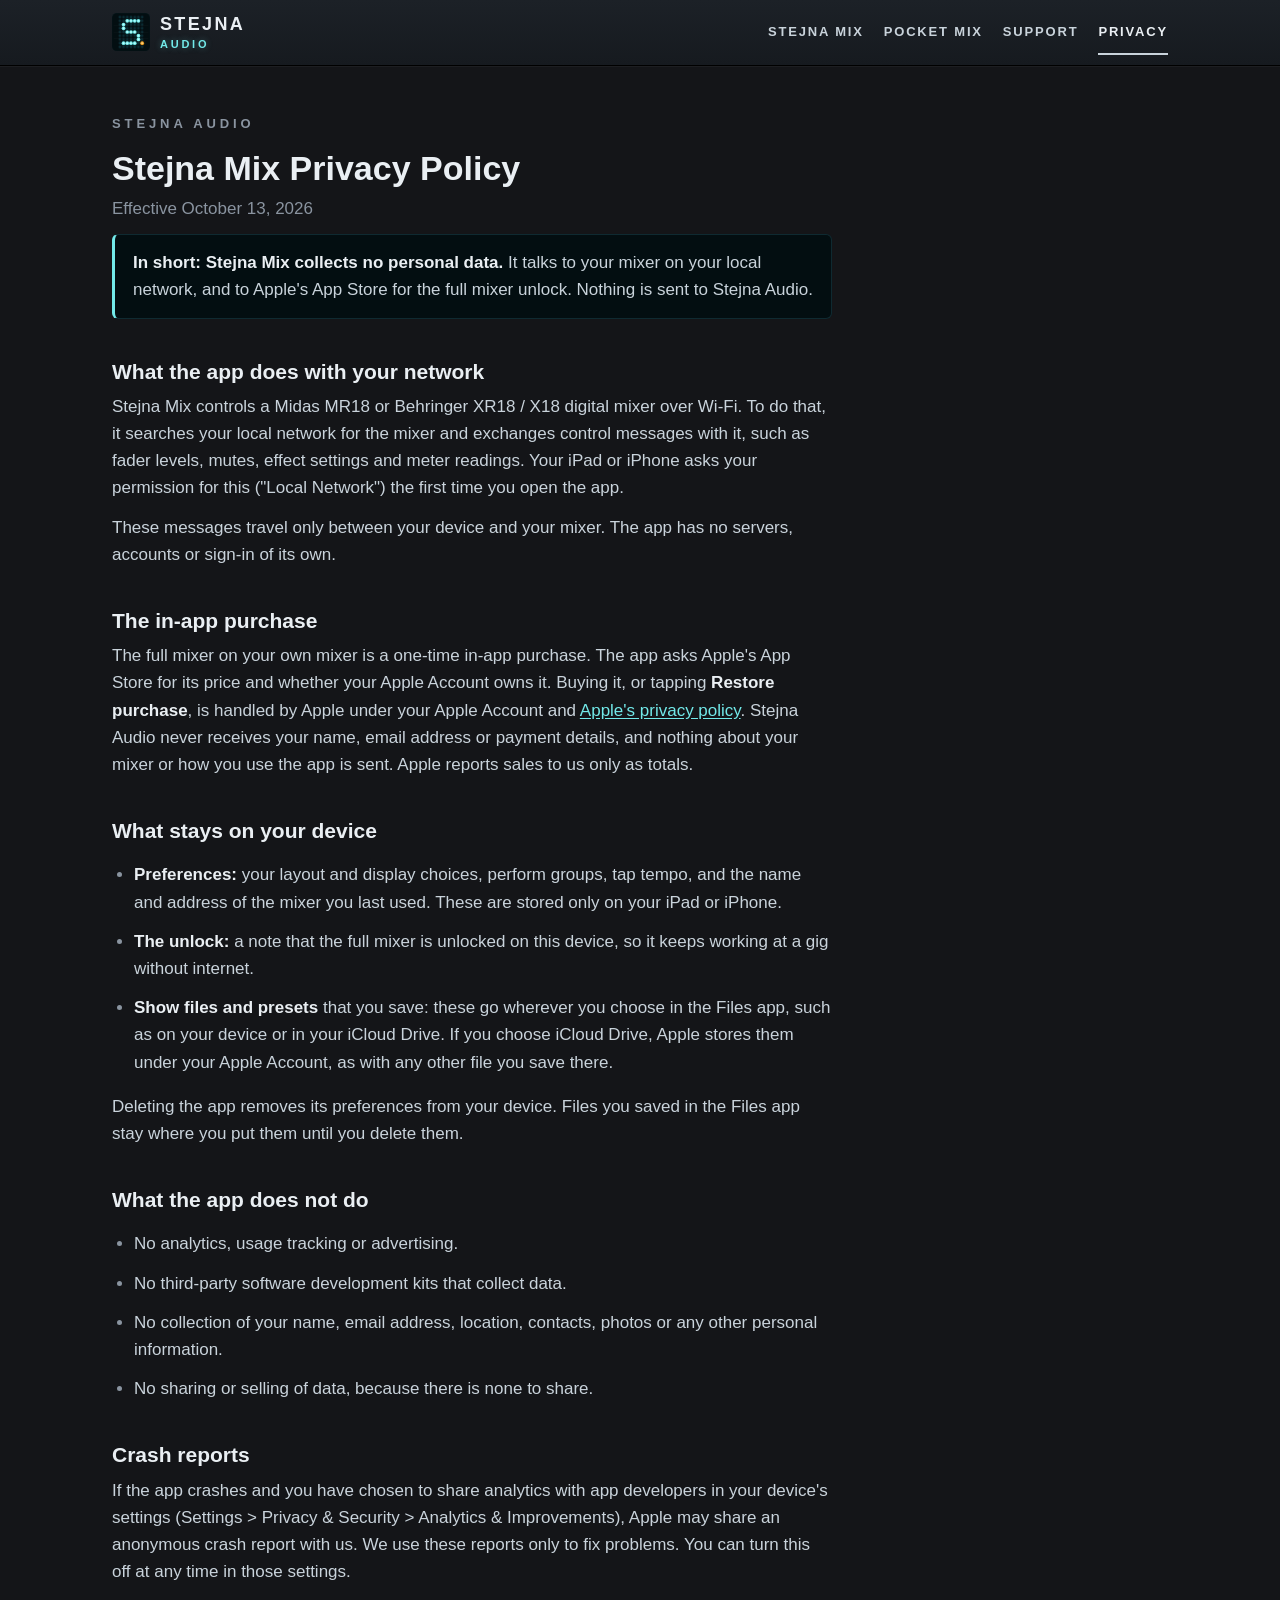
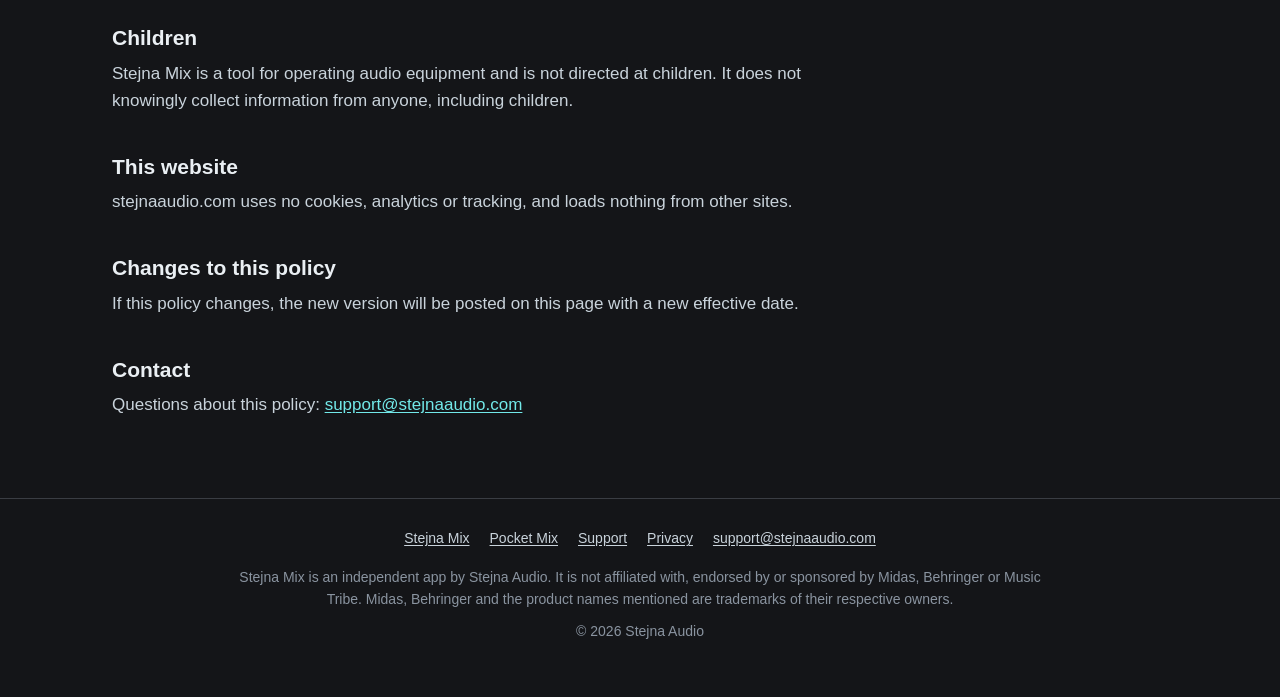
<file: privacy/index.html>
<!doctype html>
<html lang="en">
<head>
<meta charset="utf-8">
<meta name="viewport" content="width=device-width, initial-scale=1">
<title>Stejna Mix Privacy Policy · Stejna Audio</title>
<meta name="description" content="Privacy policy for Stejna Mix, the mixer app for iPad and iPhone by Stejna Audio. Stejna Mix collects no personal data.">
<link rel="canonical" href="https://stejnaaudio.com/privacy/">
<meta name="theme-color" content="#141518">
<link rel="icon" href="/img/emblem.svg" type="image/svg+xml">
<link rel="apple-touch-icon" href="/img/apple-touch-icon.png">
<link rel="stylesheet" href="/style.css">
</head>
<body>
<a class="skip" href="#main">Skip to content</a>
<header class="site-head">
  <div class="wrap">
    <a class="masthead" href="/" aria-label="Stejna Audio home"><img src="/img/emblem.svg" alt="" width="38" height="38"><span><span class="top">STEJNA</span><span class="sub">AUDIO</span></span></a>
    <nav aria-label="Site">
      <ul>
        <li><a href="/">Stejna Mix</a></li>
        <li><a href="/pocket-mix/">Pocket Mix</a></li>
        <li><a href="/support/">Support</a></li>
        <li><a href="/privacy/" aria-current="page">Privacy</a></li>
      </ul>
    </nav>
  </div>
</header>

<main id="main" class="wrap">
  <div class="prose">
  <p class="kicker">Stejna Audio</p>
  <h1>Stejna Mix Privacy Policy</h1>
  <p class="date">Effective October 13, 2026</p>

  <p class="summary"><strong>In short: Stejna Mix collects no personal data.</strong> It talks to your mixer on your local network, and to Apple's App Store for the full mixer unlock. Nothing is sent to Stejna Audio.</p>

  <h2>What the app does with your network</h2>
  <p>Stejna Mix controls a Midas MR18 or Behringer XR18&nbsp;/&nbsp;X18 digital mixer over Wi-Fi. To do that, it searches your local network for the mixer and exchanges control messages with it, such as fader levels, mutes, effect settings and meter readings. Your iPad or iPhone asks your permission for this ("Local Network") the first time you open the app.</p>
  <p>These messages travel only between your device and your mixer. The app has no servers, accounts or sign-in of its own.</p>

  <h2>The in-app purchase</h2>
  <p>The full mixer on your own mixer is a one-time in-app purchase. The app asks Apple's App Store for its price and whether your Apple Account owns it. Buying it, or tapping <strong>Restore purchase</strong>, is handled by Apple under your Apple Account and <a href="https://www.apple.com/legal/privacy/">Apple's privacy policy</a>. Stejna Audio never receives your name, email address or payment details, and nothing about your mixer or how you use the app is sent. Apple reports sales to us only as totals.</p>

  <h2>What stays on your device</h2>
  <ul>
    <li><strong>Preferences:</strong> your layout and display choices, perform groups, tap tempo, and the name and address of the mixer you last used. These are stored only on your iPad or iPhone.</li>
    <li><strong>The unlock:</strong> a note that the full mixer is unlocked on this device, so it keeps working at a gig without internet.</li>
    <li><strong>Show files and presets</strong> that you save: these go wherever you choose in the Files app, such as on your device or in your iCloud Drive. If you choose iCloud Drive, Apple stores them under your Apple Account, as with any other file you save there.</li>
  </ul>
  <p>Deleting the app removes its preferences from your device. Files you saved in the Files app stay where you put them until you delete them.</p>

  <h2>What the app does not do</h2>
  <ul>
    <li>No analytics, usage tracking or advertising.</li>
    <li>No third-party software development kits that collect data.</li>
    <li>No collection of your name, email address, location, contacts, photos or any other personal information.</li>
    <li>No sharing or selling of data, because there is none to share.</li>
  </ul>

  <h2>Crash reports</h2>
  <p>If the app crashes and you have chosen to share analytics with app developers in your device's settings (Settings &gt; Privacy &amp; Security &gt; Analytics &amp; Improvements), Apple may share an anonymous crash report with us. We use these reports only to fix problems. You can turn this off at any time in those settings.</p>

  <h2>Children</h2>
  <p>Stejna Mix is a tool for operating audio equipment and is not directed at children. It does not knowingly collect information from anyone, including children.</p>

  <h2>This website</h2>
  <p>stejnaaudio.com uses no cookies, analytics or tracking, and loads nothing from other sites.</p>

  <h2>Changes to this policy</h2>
  <p>If this policy changes, the new version will be posted on this page with a new effective date.</p>

  <h2>Contact</h2>
  <p>Questions about this policy: <a href="mailto:support@stejnaaudio.com">support@stejnaaudio.com</a></p>
  </div>
</main>

<footer class="site-foot">
  <div class="wrap">
    <ul>
      <li><a href="/">Stejna Mix</a></li>
      <li><a href="/pocket-mix/">Pocket Mix</a></li>
      <li><a href="/support/">Support</a></li>
      <li><a href="/privacy/">Privacy</a></li>
      <li><a href="mailto:support@stejnaaudio.com">support@stejnaaudio.com</a></li>
    </ul>
    <p>Stejna Mix is an independent app by Stejna Audio. It is not affiliated with, endorsed by or sponsored by Midas, Behringer or Music Tribe. Midas, Behringer and the product names mentioned are trademarks of their respective owners.</p>
    <p>© 2026 Stejna Audio</p>
  </div>
</footer>
</body>
</html>
</file>
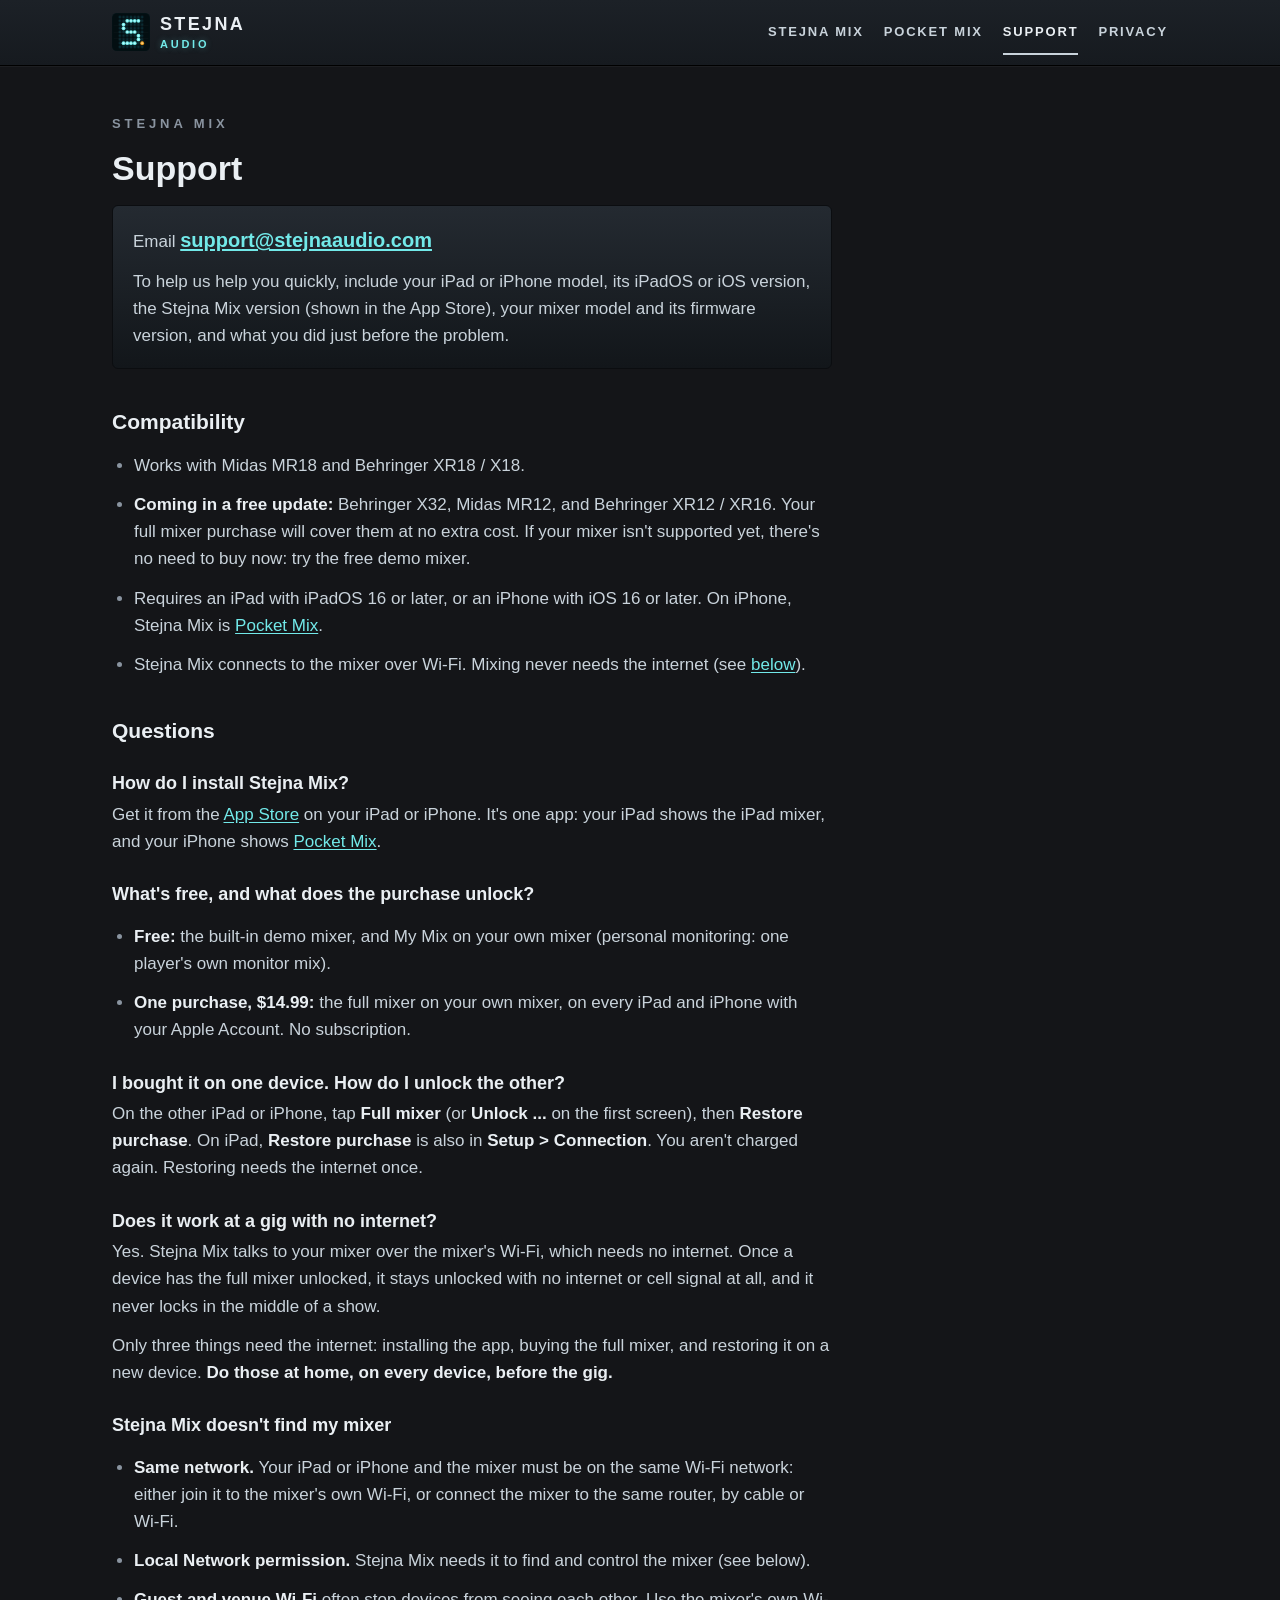
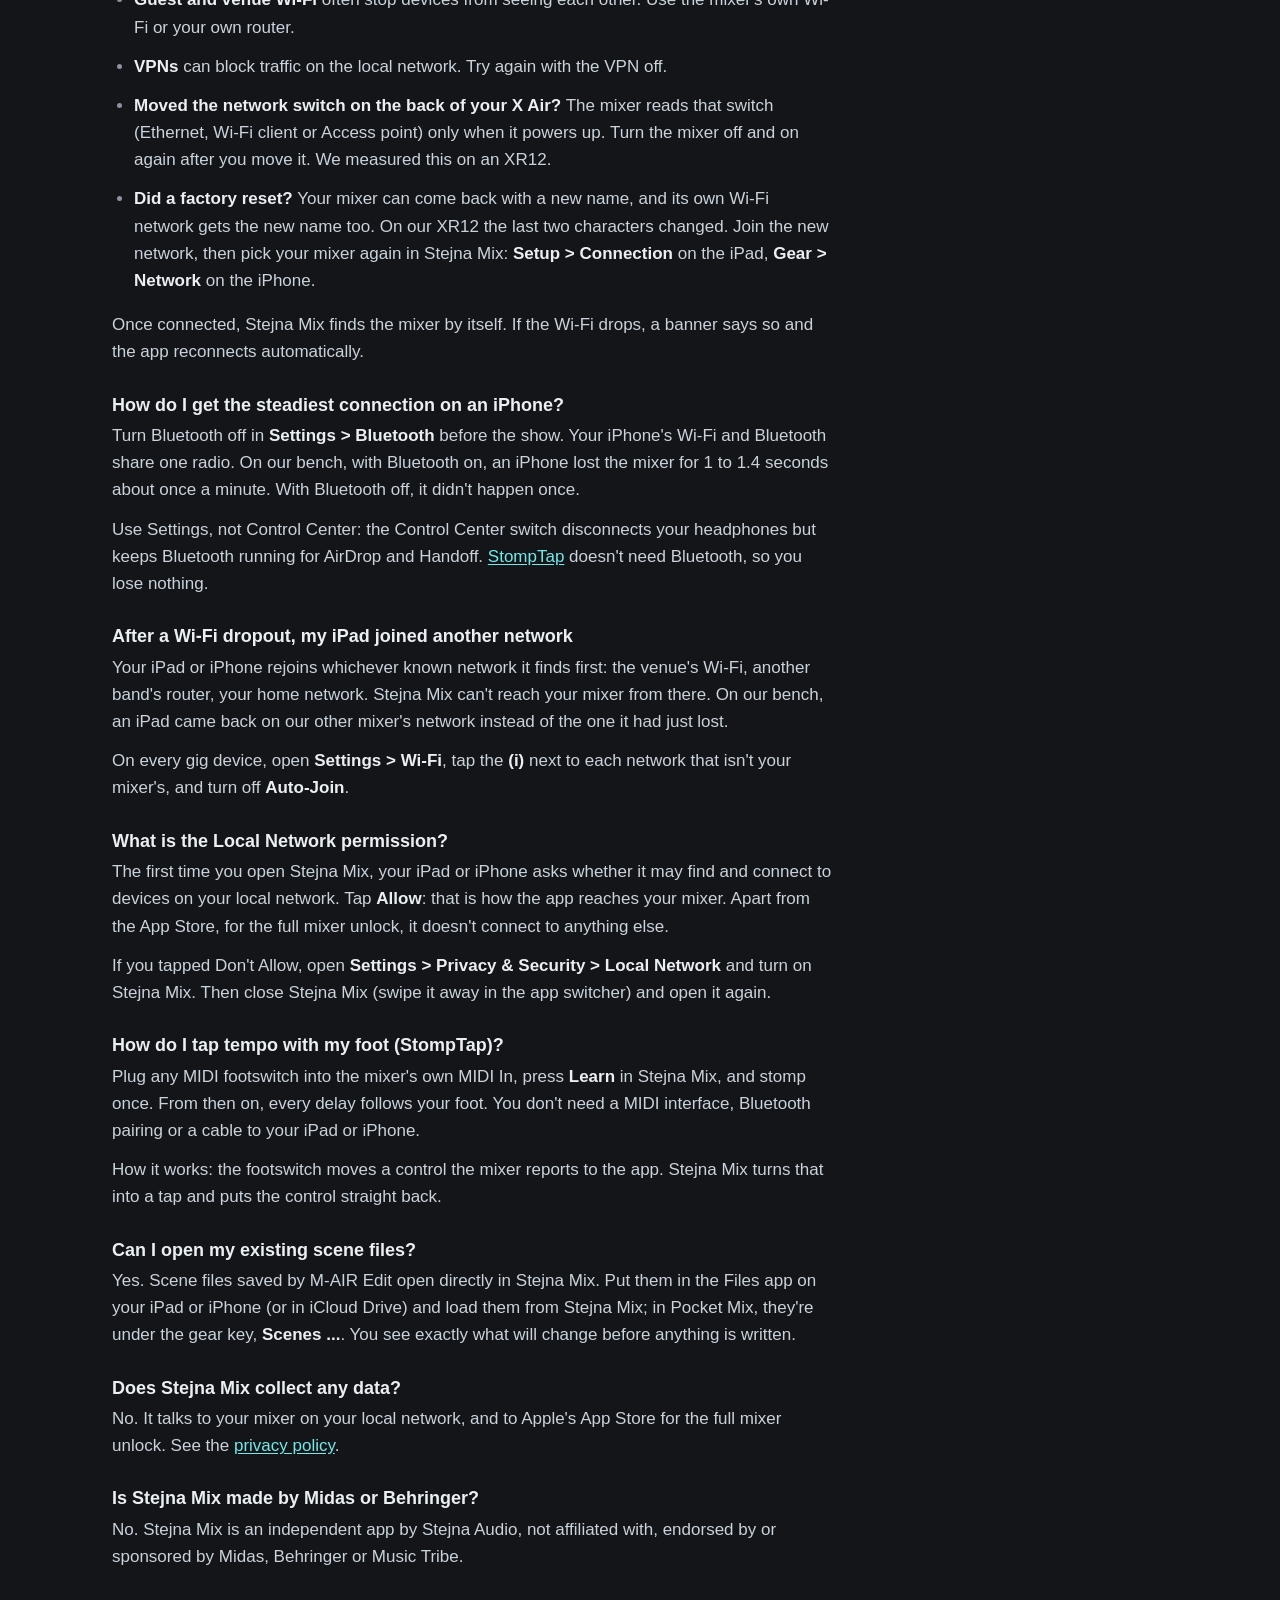
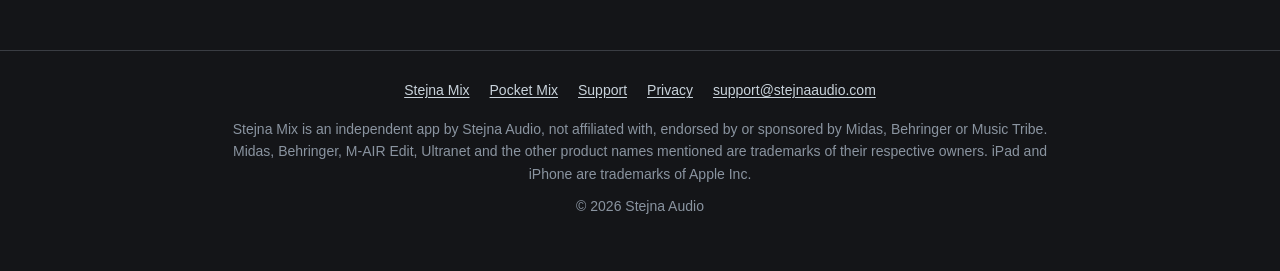
<file: support/index.html>
<!doctype html>
<html lang="en">
<head>
<meta charset="utf-8">
<meta name="viewport" content="width=device-width, initial-scale=1">
<title>Stejna Mix Support · Stejna Audio</title>
<meta name="description" content="Help for Stejna Mix, the mixer app for iPad and iPhone by Stejna Audio: contact, compatibility, installing, the full mixer unlock, and connecting to your mixer.">
<link rel="canonical" href="https://stejnaaudio.com/support/">
<meta name="theme-color" content="#141518">
<link rel="icon" href="/img/emblem.svg" type="image/svg+xml">
<link rel="apple-touch-icon" href="/img/apple-touch-icon.png">
<link rel="stylesheet" href="/style.css">
</head>
<body>
<a class="skip" href="#main">Skip to content</a>
<header class="site-head">
  <div class="wrap">
    <a class="masthead" href="/" aria-label="Stejna Audio home"><img src="/img/emblem.svg" alt="" width="38" height="38"><span><span class="top">STEJNA</span><span class="sub">AUDIO</span></span></a>
    <nav aria-label="Site">
      <ul>
        <li><a href="/">Stejna Mix</a></li>
        <li><a href="/pocket-mix/">Pocket Mix</a></li>
        <li><a href="/support/" aria-current="page">Support</a></li>
        <li><a href="/privacy/">Privacy</a></li>
      </ul>
    </nav>
  </div>
</header>

<main id="main" class="wrap">
  <div class="prose">
    <p class="kicker">Stejna Mix</p>
    <h1>Support</h1>

    <div class="contact">
      <p>Email <a class="big-link" href="mailto:support@stejnaaudio.com">support@stejnaaudio.com</a></p>
      <p>To help us help you quickly, include your iPad or iPhone model, its iPadOS or iOS version, the Stejna Mix version (shown in the App Store), your mixer model and its firmware version, and what you did just before the problem.</p>
    </div>

    <h2>Compatibility</h2>
    <ul>
      <li>Works with Midas MR18 and Behringer XR18&nbsp;/&nbsp;X18.</li>
      <li><strong>Coming in a free update:</strong> Behringer X32, Midas MR12, and Behringer XR12&nbsp;/&nbsp;XR16. Your full mixer purchase will cover them at no extra cost. If your mixer isn't supported yet, there's no need to buy now: try the free demo mixer.</li>
      <li>Requires an iPad with iPadOS 16 or later, or an iPhone with iOS 16 or later. On iPhone, Stejna Mix is <a href="/pocket-mix/">Pocket Mix</a>.</li>
      <li>Stejna Mix connects to the mixer over Wi-Fi. Mixing never needs the internet (see <a href="#offline">below</a>).</li>
    </ul>

    <h2>Questions</h2>

    <h3>How do I install Stejna Mix?</h3>
    <p>Get it from the <a href="https://apps.apple.com/app/id6821115687">App Store</a> on your iPad or iPhone. It's one app: your iPad shows the iPad mixer, and your iPhone shows <a href="/pocket-mix/">Pocket Mix</a>.</p>

    <h3>What's free, and what does the purchase unlock?</h3>
    <ul>
      <li><strong>Free:</strong> the built-in demo mixer, and My Mix on your own mixer (personal monitoring: one player's own monitor mix).</li>
      <li><strong>One purchase, $14.99:</strong> the full mixer on your own mixer, on every iPad and iPhone with your Apple Account. No subscription.</li>
    </ul>

    <h3 id="restore">I bought it on one device. How do I unlock the other?</h3>
    <p>On the other iPad or iPhone, tap <strong>Full mixer</strong> (or <strong>Unlock&nbsp;...</strong> on the first screen), then <strong>Restore purchase</strong>. On iPad, <strong>Restore purchase</strong> is also in <strong>Setup &gt; Connection</strong>. You aren't charged again. Restoring needs the internet once.</p>

    <h3 id="offline">Does it work at a gig with no internet?</h3>
    <p>Yes. Stejna Mix talks to your mixer over the mixer's Wi-Fi, which needs no internet. Once a device has the full mixer unlocked, it stays unlocked with no internet or cell signal at all, and it never locks in the middle of a show.</p>
    <p>Only three things need the internet: installing the app, buying the full mixer, and restoring it on a new device. <strong>Do those at home, on every device, before the gig.</strong></p>

    <h3>Stejna Mix doesn't find my mixer</h3>
    <ul>
      <li><strong>Same network.</strong> Your iPad or iPhone and the mixer must be on the same Wi-Fi network: either join it to the mixer's own Wi-Fi, or connect the mixer to the same router, by cable or Wi-Fi.</li>
      <li><strong>Local Network permission.</strong> Stejna Mix needs it to find and control the mixer (see below).</li>
      <li><strong>Guest and venue Wi-Fi</strong> often stop devices from seeing each other. Use the mixer's own Wi-Fi or your own router.</li>
      <li><strong>VPNs</strong> can block traffic on the local network. Try again with the VPN off.</li>
      <li><strong>Moved the network switch on the back of your X Air?</strong> The mixer reads that switch (Ethernet, Wi-Fi client or Access point) only when it powers up. Turn the mixer off and on again after you move it. We measured this on an XR12.</li>
      <li><strong>Did a factory reset?</strong> Your mixer can come back with a new name, and its own Wi-Fi network gets the new name too. On our XR12 the last two characters changed. Join the new network, then pick your mixer again in Stejna Mix: <strong>Setup &gt; Connection</strong> on the iPad, <strong>Gear &gt; Network</strong> on the iPhone.</li>
    </ul>
    <p>Once connected, Stejna Mix finds the mixer by itself. If the Wi-Fi drops, a banner says so and the app reconnects automatically.</p>

    <h3 id="steady">How do I get the steadiest connection on an iPhone?</h3>
    <p>Turn Bluetooth off in <strong>Settings &gt; Bluetooth</strong> before the show. Your iPhone's Wi-Fi and Bluetooth share one radio. On our bench, with Bluetooth on, an iPhone lost the mixer for 1 to 1.4 seconds about once a minute. With Bluetooth off, it didn't happen once.</p>
    <p>Use Settings, not Control Center: the Control Center switch disconnects your headphones but keeps Bluetooth running for AirDrop and Handoff. <a href="#stomptap">StompTap</a> doesn't need Bluetooth, so you lose nothing.</p>

    <h3 id="autojoin">After a Wi-Fi dropout, my iPad joined another network</h3>
    <p>Your iPad or iPhone rejoins whichever known network it finds first: the venue's Wi-Fi, another band's router, your home network. Stejna Mix can't reach your mixer from there. On our bench, an iPad came back on our other mixer's network instead of the one it had just lost.</p>
    <p>On every gig device, open <strong>Settings &gt; Wi-Fi</strong>, tap the <strong>(i)</strong> next to each network that isn't your mixer's, and turn off <strong>Auto-Join</strong>.</p>

    <h3>What is the Local Network permission?</h3>
    <p>The first time you open Stejna Mix, your iPad or iPhone asks whether it may find and connect to devices on your local network. Tap <strong>Allow</strong>: that is how the app reaches your mixer. Apart from the App Store, for the full mixer unlock, it doesn't connect to anything else.</p>
    <p>If you tapped Don't Allow, open <strong>Settings &gt; Privacy &amp; Security &gt; Local Network</strong> and turn on Stejna Mix. Then close Stejna Mix (swipe it away in the app switcher) and open it again.</p>

    <h3 id="stomptap">How do I tap tempo with my foot (StompTap)?</h3>
    <p>Plug any MIDI footswitch into the mixer's own MIDI In, press <strong>Learn</strong> in Stejna Mix, and stomp once. From then on, every delay follows your foot. You don't need a MIDI interface, Bluetooth pairing or a cable to your iPad or iPhone.</p>
    <p>How it works: the footswitch moves a control the mixer reports to the app. Stejna Mix turns that into a tap and puts the control straight back.</p>

    <h3>Can I open my existing scene files?</h3>
    <p>Yes. Scene files saved by M-AIR Edit open directly in Stejna Mix. Put them in the Files app on your iPad or iPhone (or in iCloud Drive) and load them from Stejna Mix; in Pocket Mix, they're under the gear key, <strong>Scenes&nbsp;...</strong>. You see exactly what will change before anything is written.</p>

    <h3>Does Stejna Mix collect any data?</h3>
    <p>No. It talks to your mixer on your local network, and to Apple's App Store for the full mixer unlock. See the <a href="/privacy/">privacy policy</a>.</p>

    <h3>Is Stejna Mix made by Midas or Behringer?</h3>
    <p>No. Stejna Mix is an independent app by Stejna Audio, not affiliated with, endorsed by or sponsored by Midas, Behringer or Music Tribe.</p>
  </div>
</main>

<footer class="site-foot">
  <div class="wrap">
    <ul>
      <li><a href="/">Stejna Mix</a></li>
      <li><a href="/pocket-mix/">Pocket Mix</a></li>
      <li><a href="/support/">Support</a></li>
      <li><a href="/privacy/">Privacy</a></li>
      <li><a href="mailto:support@stejnaaudio.com">support@stejnaaudio.com</a></li>
    </ul>
    <p>Stejna Mix is an independent app by Stejna Audio, not affiliated with, endorsed by or sponsored by Midas, Behringer or Music Tribe. Midas, Behringer, M-AIR Edit, Ultranet and the other product names mentioned are trademarks of their respective owners. iPad and iPhone are trademarks of Apple Inc.</p>
    <p>© 2026 Stejna Audio</p>
  </div>
</footer>
</body>
</html>
</file>
<file: style.css>
/* stejnaaudio.com -- one stylesheet for every page.
   Colours are the app's (app/Source/Vfd.h, Brand.h), which cite the brand's source of truth; change them there first.
   Colour lives on the glass; the metal stays neutral. Amber appears only inside the mark (the emblem's anode, the
   wordmark's dot): what amber means elsewhere is still an open brand decision. */

:root {
  color-scheme: dark;
  --metal: #141518;                       /* the page: the editor background */
  --face-top: #242A31; --face-mid: #1A1F24; --face-bot: #12161A;   /* a module face, lit from the top */
  --bezel-top: #3A424C; --bezel-bot: #161A1F;                      /* machined metal (the emblem's bezel) */
  --glass: #030E11;                       /* never black */
  --cyan: #72E9E9;                        /* the measured phosphor */
  --core: #B9FFFF;
  --ink: #EAEFF3;                         /* white ink: headings */
  --text: #C9D3DB;                        /* silkscreen: body text */
  --dim: #8A94A0;                         /* labels */
  --rule: #3A3D43;
  --pill-off: #11151A; --pill-rim: #39434E;
  --wrap: 1120px;
  --gutter: clamp(16px, 4vw, 32px);
}

* { box-sizing: border-box; }
html { -webkit-text-size-adjust: 100%; }
body {
  margin: 0; background: var(--metal); color: var(--text);
  font: 17px/1.6 -apple-system, BlinkMacSystemFont, "Segoe UI", Helvetica, Arial, sans-serif;
}
img { max-width: 100%; height: auto; display: block; }
a { color: var(--cyan); text-underline-offset: 2px; }
a:hover { color: var(--core); }
:focus-visible { outline: 2px solid var(--cyan); outline-offset: 3px; border-radius: 2px; }
h1, h2, h3 { color: var(--ink); line-height: 1.25; }
strong { color: var(--ink); }
.wrap { max-width: var(--wrap); margin: 0 auto; padding: 0 var(--gutter); }
.skip { position: absolute; left: -9999px; }
.skip:focus { left: 16px; top: 8px; z-index: 1; background: var(--glass); padding: 8px 12px; }

/* ---- header: the masthead (the app's: emblem, STEJNA in white ink over AUDIO in cyan) and the page links */
.site-head {
  background: linear-gradient(#1C2127, #161A1F);
  border-bottom: 1px solid #000; box-shadow: 0 1px 0 rgba(255, 255, 255, .04);
}
.site-head .wrap {
  display: flex; flex-wrap: wrap; align-items: center; justify-content: space-between;
  gap: 4px 24px; min-height: 64px; padding-top: 10px; padding-bottom: 10px;
}
.masthead { display: flex; align-items: center; gap: 10px; text-decoration: none; }
.masthead img { width: 38px; height: 38px; }
.masthead span { display: flex; flex-direction: column; font-weight: 700; line-height: 1; }
.masthead .top { color: var(--ink); font-size: 18px; letter-spacing: .13em; }
.masthead .sub { color: var(--cyan); font-size: 11px; letter-spacing: .25em; margin-top: 6px; text-shadow: 0 0 6px rgba(114, 233, 233, .35); }
.site-head ul { list-style: none; display: flex; flex-wrap: wrap; gap: 0 20px; margin: 0; padding: 0; }
.site-head nav a {
  display: block; padding: 12px 0; color: var(--text); text-decoration: none;
  font-size: 13px; font-weight: 700; letter-spacing: .14em; text-transform: uppercase;
}
.site-head nav a:hover { color: var(--ink); }
.site-head nav a[aria-current="page"] { color: var(--ink); box-shadow: inset 0 -2px 0 var(--text); }

/* ---- hero */
.hero { padding-top: 48px; padding-bottom: 8px; text-align: center; }
.kicker { margin: 0; color: var(--dim); font-size: 13px; font-weight: 700; letter-spacing: .3em; text-transform: uppercase; }
.vfd-well {      /* the well a VFD sits in (Vfd.h): dark metal, a hairline rim */
  margin: 14px auto 0; max-width: 560px; padding: 8px; border-radius: 8px;
  background: linear-gradient(135deg, #1B1E23, #0A0A0B); border: 1px solid var(--rule);
  box-shadow: inset 0 1px 0 rgba(0, 0, 0, .6);
}
.vfd-well img { width: 100%; }
.lede { margin: 24px auto 0; max-width: 34em; color: var(--ink); font-size: clamp(19px, 2.4vw, 22px); line-height: 1.5; }
.compat { margin: 10px auto 0; color: var(--dim); text-align: center; }
.status { display: flex; flex-wrap: wrap; justify-content: center; gap: 10px; margin: 24px 0 0; padding: 0; list-style: none; }
.pill {          /* pills show a STATE, never an action */
  display: inline-block; padding: 7px 16px; border-radius: 999px; font-size: 13px; font-weight: 700;
  letter-spacing: .1em; text-transform: uppercase; background: var(--pill-off); border: 1px solid var(--pill-rim); color: var(--dim);
}
.pill.on { color: var(--cyan); border-color: rgba(114, 233, 233, .55); box-shadow: 0 0 10px rgba(114, 233, 233, .15); }

/* an iPad screen in a machined bezel */
.device {
  margin: 40px auto 0; max-width: 1040px; padding: clamp(6px, 1.2vw, 14px); border-radius: clamp(14px, 2.4vw, 28px);
  background: linear-gradient(var(--bezel-top), var(--bezel-bot));
  box-shadow: inset 0 1px 0 rgba(255, 255, 255, .12), 0 20px 50px rgba(0, 0, 0, .55);
}
.device img { width: 100%; border-radius: clamp(8px, 1.4vw, 16px); background: var(--glass); }
.hero figcaption { margin-top: 12px; color: var(--dim); font-size: 15px; }

/* ---- sections */
.section { padding-top: 64px; }
.section > h2, .section-head h2 { margin: 0; font-size: clamp(24px, 3vw, 30px); }
.section-head p { margin: 6px 0 0; color: var(--dim); }

/* screenshots: a swipeable row on phones, a grid from tablet width */
.shots {
  list-style: none; margin: 24px 0 0; padding: 0 0 12px;
  display: grid; gap: 16px; grid-auto-flow: column; grid-auto-columns: min(84%, 420px);
  overflow-x: auto; scroll-snap-type: x mandatory; overscroll-behavior-x: contain;
}
.shots li { scroll-snap-align: start; }
.shots figure { margin: 0; }
.shots a { display: block; border-radius: 10px; }
.shots img { width: 100%; aspect-ratio: 4 / 3; border-radius: 10px; border: 1px solid #2C333B; background: var(--glass); }
.shots figcaption { margin-top: 8px; font-size: 15px; line-height: 1.45; }
@media (min-width: 760px) {
  .shots { grid-auto-flow: row; grid-template-columns: repeat(3, 1fr); overflow: visible; gap: 28px 20px; }
}
.shots a { cursor: zoom-in; }

/* the screenshot viewer (viewer.js): one picture at a time on dark metal, big previous / next keys, the count on the
   glass. Landscape: the keys at the sides, full height to hit. Portrait: the keys at the bottom, under your thumbs. */
:root.viewing { overflow: hidden; }
.viewer {
  --side: 92px; --cap: 100px;          /* --cap: the room kept under the picture for its caption */
  inset: 0; width: auto; height: auto; max-width: none; max-height: none; margin: 0; overflow: hidden;
  padding: max(12px, env(safe-area-inset-top)) max(12px, env(safe-area-inset-right)) max(12px, env(safe-area-inset-bottom)) max(12px, env(safe-area-inset-left));
  border: 0; color: var(--text); background: #0B0C0E; cursor: zoom-out;
}
.viewer::backdrop { background: transparent; }
.viewer[open] {
  display: grid; gap: 12px 0;
  grid-template-columns: var(--side) minmax(0, 1fr) var(--side);
  grid-template-rows: auto minmax(0, 1fr);
  grid-template-areas: "count body close" "prev body next";
  animation: viewer-in .15s ease-out;
}
@keyframes viewer-in { from { opacity: 0; } }
.viewer :where(button) {
  appearance: none; margin: 0; padding: 0; border: 0; background: none; color: var(--ink); font: inherit;
  cursor: pointer; touch-action: manipulation; -webkit-tap-highlight-color: transparent; user-select: none;
}
.viewer-side:focus-visible { outline: none; }
.viewer svg { display: block; width: 40px; height: 40px; }
.viewer-key, .viewer-close {          /* raised-metal keys, like the App Store key */
  display: grid; place-items: center; border-radius: 14px;
  background: linear-gradient(var(--bezel-top), var(--bezel-bot)); border: 1px solid #0B0D10;
  box-shadow: inset 0 1px 0 rgba(255, 255, 255, .14), 0 3px 10px rgba(0, 0, 0, .45);
}
.viewer button:hover .viewer-key, .viewer-close:hover { color: var(--core); box-shadow: inset 0 1px 0 rgba(255, 255, 255, .18), 0 3px 14px rgba(114, 233, 233, .18); }
.viewer button:active .viewer-key, .viewer-close:active { background: linear-gradient(var(--bezel-bot), var(--bezel-top)); }
.viewer-side:focus-visible .viewer-key, .viewer-close:focus-visible { outline: 2px solid var(--cyan); outline-offset: 3px; border-radius: 14px; }
.viewer-close { grid-area: close; justify-self: end; align-self: start; width: 64px; height: 64px; }
.viewer-close svg { width: 32px; height: 32px; }
.viewer-side { display: grid; place-items: center; }
.viewer-prev { grid-area: prev; }
.viewer-next { grid-area: next; }
.viewer-key { width: 76px; height: 124px; }
.viewer-count {                       /* a small display: cyan phosphor on the glass */
  grid-area: count; justify-self: start; align-self: start; margin: 0; padding: 6px 10px; border-radius: 6px;
  background: var(--glass); border: 1px solid var(--rule); box-shadow: inset 0 1px 0 rgba(0, 0, 0, .6);
  color: var(--cyan); text-shadow: 0 0 8px rgba(114, 233, 233, .45);
  font-size: 20px; font-weight: 700; line-height: 1.3; font-variant-numeric: tabular-nums; white-space: nowrap; cursor: default;
}
.viewer-body {
  grid-area: body; min-width: 0; min-height: 0; container-type: size;
  display: flex; flex-direction: column; align-items: center; justify-content: center;
}
.viewer-pic {
  flex: none; width: min(100cqw, (100cqh - var(--cap)) * var(--ar, 1.333), 1600px); aspect-ratio: var(--ar, 1.333);
  border-radius: 12px; border: 1px solid #2C333B; background: var(--glass); box-shadow: 0 20px 60px rgba(0, 0, 0, .6); cursor: auto;
}
.viewer-cap {
  flex: none; width: 100%; max-width: 46em; height: var(--cap); margin: 0; padding-top: 14px;
  color: var(--text); font-size: 18px; line-height: 1.45; text-align: center;
}
@supports not (width: 1cqw) { .viewer-pic { width: auto; max-height: calc(100vh - 220px); } }
@media (orientation: portrait) {
  .viewer { --cap: 150px; }
  .viewer[open] {
    grid-template-columns: minmax(0, 1fr) auto minmax(0, 1fr);
    grid-template-rows: auto minmax(0, 1fr) auto; column-gap: 12px;
    grid-template-areas: ". . close" "body body body" "prev count next";
  }
  .viewer-count { align-self: center; justify-self: center; }
  .viewer-side { padding-top: 12px; }   /* reach a little above the key too */
  .viewer-prev { justify-items: start; }
  .viewer-next { justify-items: end; }
  .viewer-key { width: min(100%, 200px); height: 76px; }
}
@media (orientation: landscape) and (max-height: 540px) {   /* a phone on its side: all the height to the picture */
  .viewer { --cap: 0px; }
  .viewer-cap { display: none; }
  .viewer-key { height: 96px; }
}

/* features: rack-module cards in balanced columns */
.features { margin-top: 24px; columns: 2 380px; column-gap: 20px; }
.card {
  break-inside: avoid; margin: 0 0 20px; padding: 20px 22px 10px; border-radius: 6px;
  background: linear-gradient(var(--face-top), var(--face-mid) 55%, var(--face-bot));
  border: 1px solid #0B0D10; box-shadow: inset 0 1px 0 rgba(255, 255, 255, .07), 0 2px 8px rgba(0, 0, 0, .35);
}
.card h3, .silk {    /* engraved silkscreen: neutral ink, never a phosphor */
  margin: 0 0 14px; color: var(--text); font-size: 13px; font-weight: 700; letter-spacing: .22em; text-transform: uppercase;
  text-shadow: 0 1px 0 rgba(0, 0, 0, .75), 0 -1px 0 rgba(255, 255, 255, .06);
}
.card ul { margin: 0; padding-left: 18px; }
.card li { margin: 0 0 12px; font-size: 16px; line-height: 1.55; }
.card li ul { margin-top: 6px; }
.card li li { margin-bottom: 4px; }
li::marker { color: var(--dim); }

.about { max-width: 720px; text-align: center; }

/* a feature spotlight: a pane of glass, the phosphor on it */
.spotlight {
  max-width: 820px; margin: 0 auto; padding: 32px clamp(18px, 4vw, 44px); text-align: center; border-radius: 10px;
  background: var(--glass); border: 1px solid var(--rule); box-shadow: inset 0 1px 0 rgba(0, 0, 0, .6), 0 10px 30px rgba(0, 0, 0, .35);
}
.spotlight .kicker { color: var(--cyan); text-shadow: 0 0 8px rgba(114, 233, 233, .45); }
.spotlight h2 { margin: 10px 0 14px; font-size: clamp(22px, 3vw, 30px); }
.spotlight p { margin: 0 auto 12px; max-width: 40em; color: var(--ink); }
.spotlight .how { margin-bottom: 0; color: var(--dim); font-size: 15px; }

/* ---- reading pages (support, privacy) */
.prose { max-width: 720px; padding-top: 48px; }
.prose h1 { margin: 6px 0 6px; font-size: clamp(28px, 4vw, 34px); }
.prose h2 { margin: 40px 0 8px; font-size: 21px; }
.prose h3 { margin: 28px 0 6px; font-size: 18px; }
.prose p, .prose li { margin: 0 0 12px; }
.prose ul, .prose ol { padding-left: 22px; }
.date { margin: 0 0 32px; color: var(--dim); }
.summary {     /* a line on the glass */
  margin: 0 0 8px; padding: 14px 18px; border-radius: 6px; background: var(--glass);
  border: 1px solid #0F2A31; border-left: 3px solid var(--cyan);
}
.contact { margin: 16px 0 0; padding: 18px 20px; border-radius: 6px; background: linear-gradient(var(--face-top), var(--face-bot)); border: 1px solid #0B0D10; }
.contact p:last-child { margin-bottom: 0; }
.big-link { font-size: 20px; font-weight: 700; }

/* ---- footer */
.site-foot { margin-top: 80px; border-top: 1px solid var(--rule); padding: 28px 0 44px; color: var(--dim); font-size: 14px; text-align: center; }
.site-foot p { margin: 0 auto 10px; max-width: 60em; }
.site-foot ul { list-style: none; display: flex; flex-wrap: wrap; justify-content: center; gap: 4px 20px; margin: 0 0 16px; padding: 0; }
.site-foot a { color: var(--text); }
.site-foot a:hover { color: var(--ink); }

/* ---- launch (1.0): the App Store key, the price line, an iPhone in a bezel, the three-up, the phone screenshots, the video */
.get { margin: 26px 0 0; text-align: center; }
.key {           /* a raised-metal key: an ACTION (pills show state) */
  display: inline-block; padding: 13px 26px; border-radius: 8px; text-decoration: none;
  color: var(--ink); font-size: 16px; font-weight: 700; letter-spacing: .06em;
  background: linear-gradient(var(--bezel-top), var(--bezel-bot)); border: 1px solid #0B0D10;
  box-shadow: inset 0 1px 0 rgba(255, 255, 255, .14), 0 3px 10px rgba(0, 0, 0, .45);
}
.key:hover { color: var(--core); box-shadow: inset 0 1px 0 rgba(255, 255, 255, .18), 0 3px 14px rgba(114, 233, 233, .18); }
.price { margin: 12px auto 0; max-width: 34em; color: var(--dim); font-size: 15px; text-align: center; }
.device.phone { max-width: 980px; padding: clamp(6px, 1vw, 12px); border-radius: clamp(22px, 4.5vw, 52px); }
.device.phone img { border-radius: clamp(16px, 3.6vw, 42px); }
.trio { margin-top: 24px; display: grid; gap: 20px; }
@media (min-width: 860px) { .trio { grid-template-columns: repeat(3, 1fr); } }
.trio .card p { margin: 0 0 12px; font-size: 16px; line-height: 1.55; }
.phone-shots { grid-auto-columns: min(92%, 560px); }
.phone-shots img { aspect-ratio: 2868 / 1320; }
@media (min-width: 760px) { .phone-shots { grid-template-columns: repeat(2, 1fr); } }
.video .device { margin-top: 24px; }
.video video { display: block; width: 100%; height: auto; border-radius: clamp(8px, 1.4vw, 16px); background: var(--glass); }
.video figcaption { margin-top: 12px; color: var(--dim); font-size: 15px; text-align: center; }
.spotlight.with-shot img { margin: 22px auto 4px; max-width: 640px; width: 100%; border-radius: 14px; border: 1px solid #2C333B; }
.video .device.phone video { border-radius: clamp(16px, 3.6vw, 42px); }
</file>
